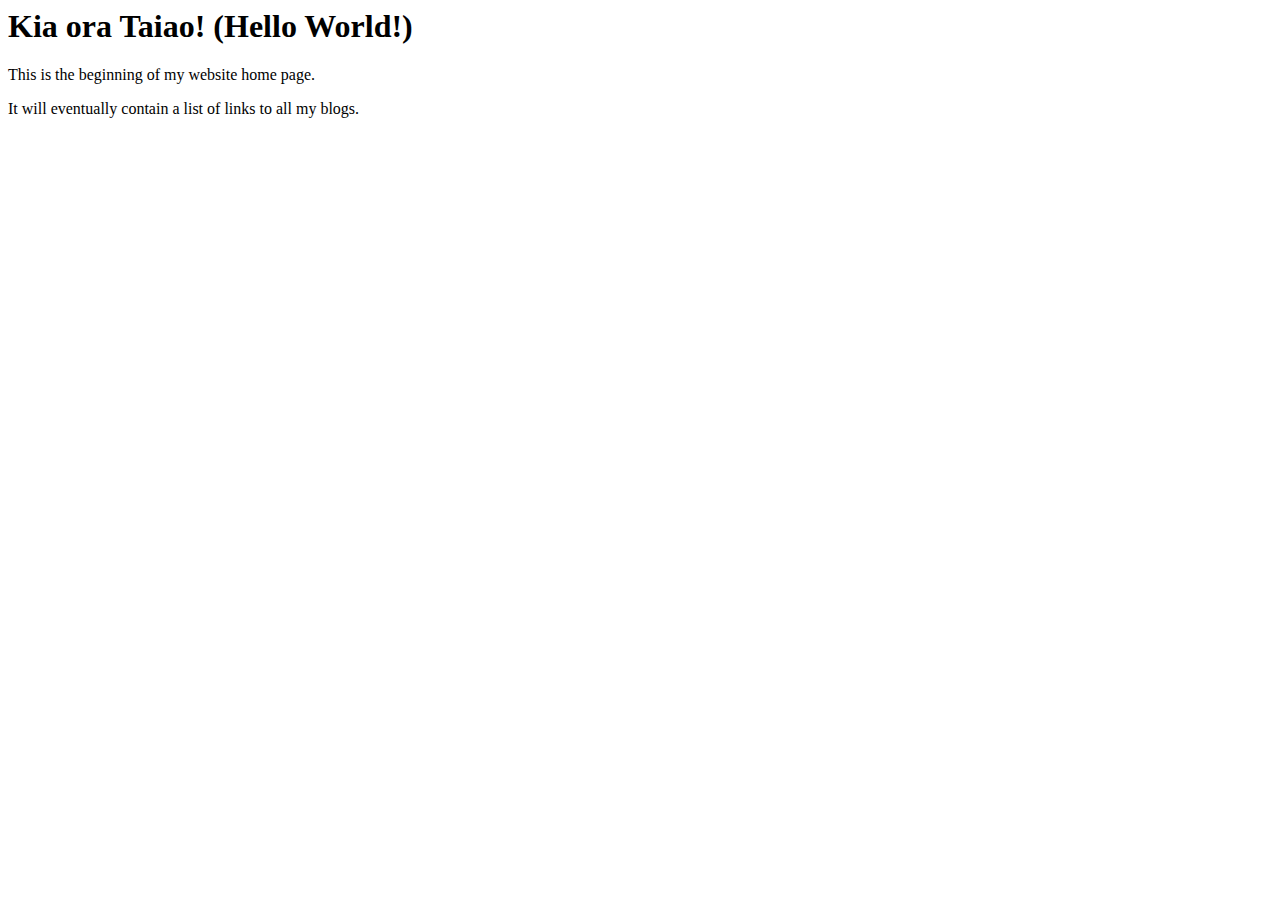
<file: index.html>
<html>
  <head>
    <title>My blog</title>
  <body>
    <h1>Kia ora Taiao! (Hello World!)</h1> 
    <p> This is the beginning of my website home page.</p>
    <p> It will eventually contain a list of links to all my blogs. </p>
  </body>
</html>
</file>
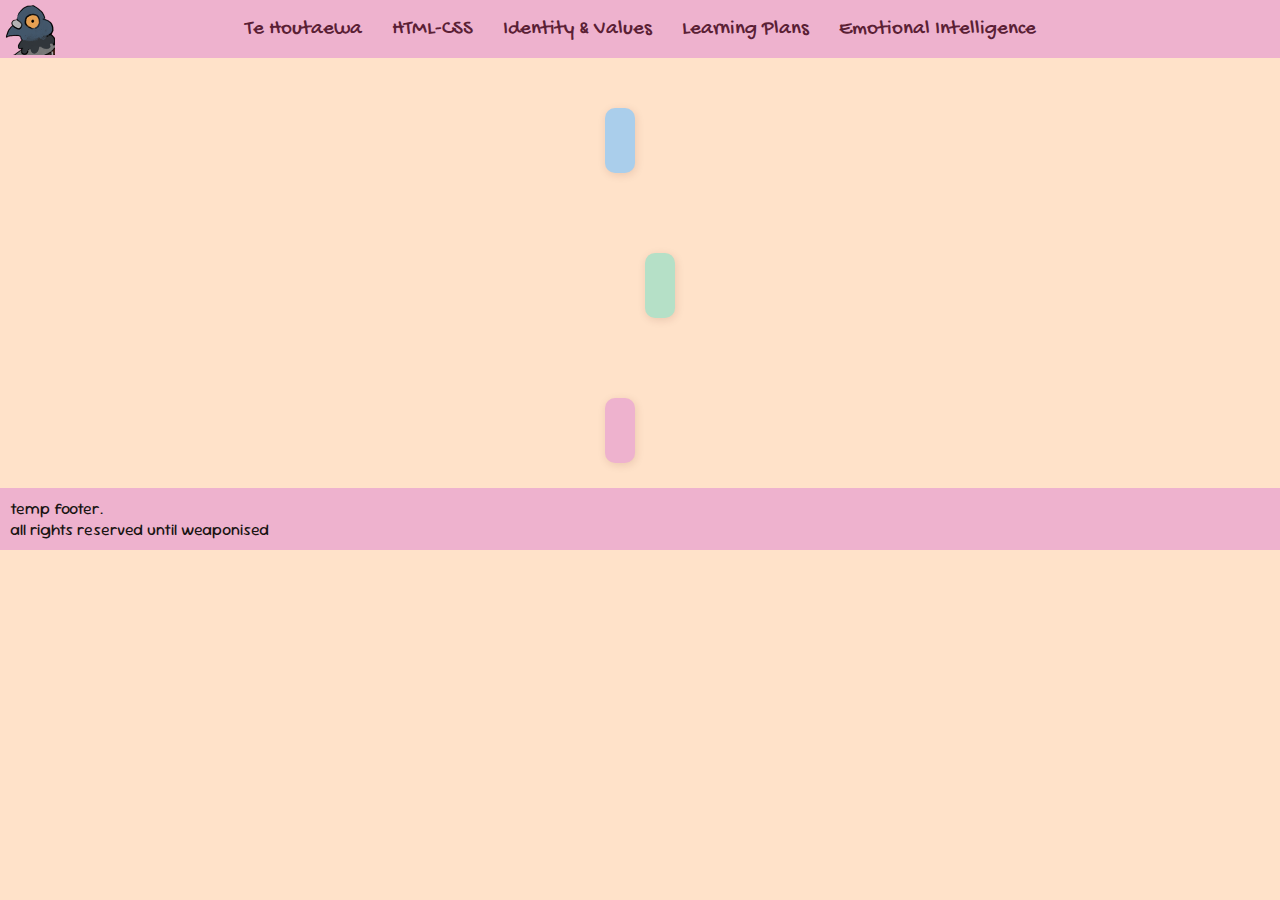
<file: blog/emotional-intelligence.html>
<!DOCTYPE html>
<html lang="en">
<head>
    <meta charset="UTF-8">
    <meta name="viewport" content="width=device-width, initial-scale=1.0">
    <link href="/styles/main.css" rel="stylesheet" type="text/css">
    <title>Identity, Values, and Strengths</title>
</head>
<body>
  <nav>
    <div>
      <!-- <img src="/images/icon.png"/> -->
      <a href="/index.html"><img src="/images/icon.png"/></a>
    </div>
    <div class="navbar-links">
      <a href="/blog/te-houtaewa-template.html">Te Houtaewa</a>
      <a href="/blog/html-css.html">HTML-CSS</a>
      <a href="/blog/identity-values.html">Identity & Values</a>
      <a href="/blog/learning-plan.html">Learning Plans</a>
      <a href="/blog/emotional-intelligence.html">Emotional Intelligence</a>
    </div>
    <!-- For phone -->
    <div class="navbar-responsive-dropdown" id="responsiveDropdown">
      <div class="navbar-dropdown-icon">
        <img src="/images/menu.png">
      </div>
      <ul class="dropdown-items">
        <li><a href="/blog/te-houtaewa-template.html">Te Houtaewa</a></li>
        <li><a href="/blog/html-css.html">HTML-CSS</a></li>
        <li><a href="/blog/identity-values.html">Identity & Values</a></li>
        <li><a href="/blog/learning-plan.html">Learning Plans</a></li>
        <li><a href="/blog/emotional-intelligence.html">Emotional Intelligence</a></li>
      </ul>
    </div>
  </nav>
  <header>
    <h1></h1>
  </header>
  <div class="container">
    <div class="blog-content">
      <section class="blog-item style-1">
        <div class="blog-item-img">
          <!-- <img src="/images/Raccoonss_1.png" alt=""> -->
        </div>
        <h4></h4>
        <p>
        </p>
      </section>
      <section class="blog-item style-2">
        <div class="blog-item-img">
          <!-- <img src="/images/Raccoonss_1.png" alt=""> -->
        </div>
        <h4></h4>
        <p>
        </p>
      </section>
      <section class="blog-item style-3">
        <div class="blog-item-img">
          <!-- <img src="/images/Raccoonss_1.png" alt=""> -->
        </div>
        <h4></h4>
        <p>
        </p> 
      </section>
    </div>
  </div>
  <footer class="footer">
    temp footer. <br />
    all rights reserved until weaponised
  </footer>
</body>
</html>
</file>
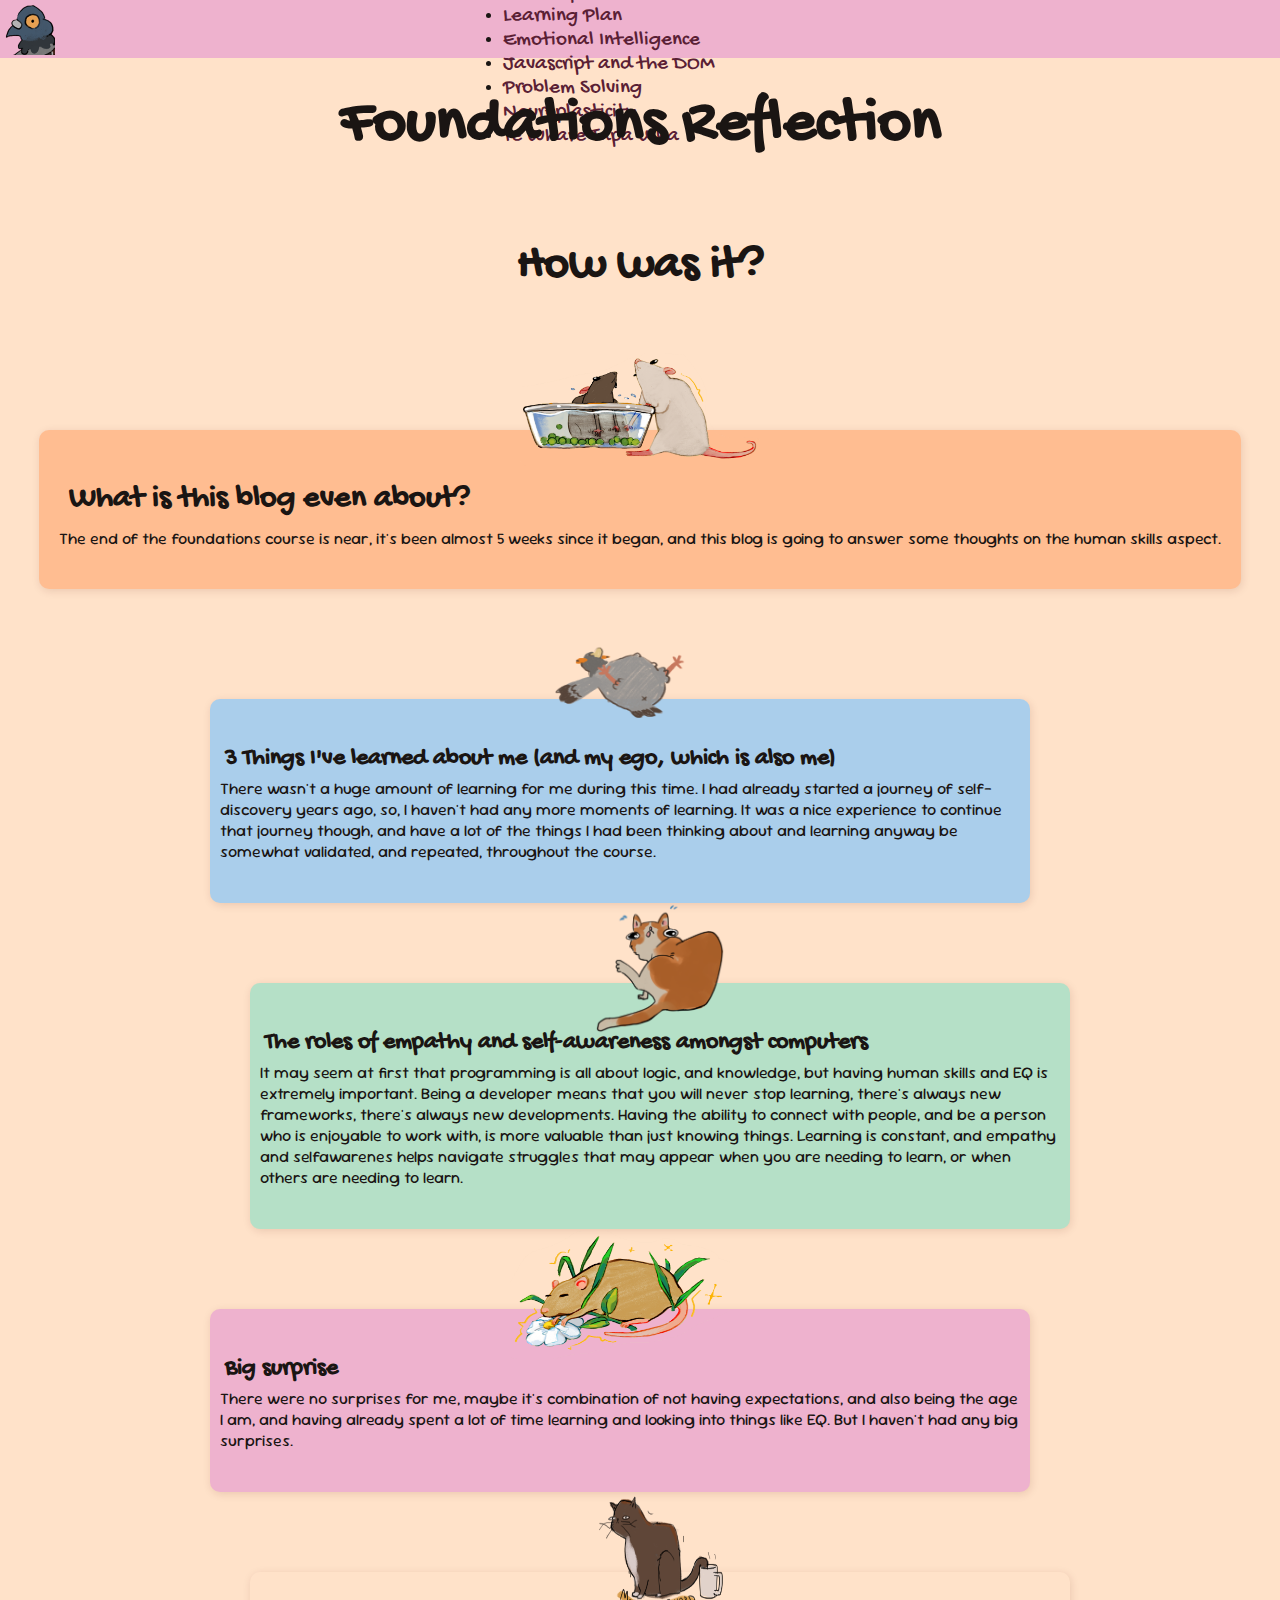
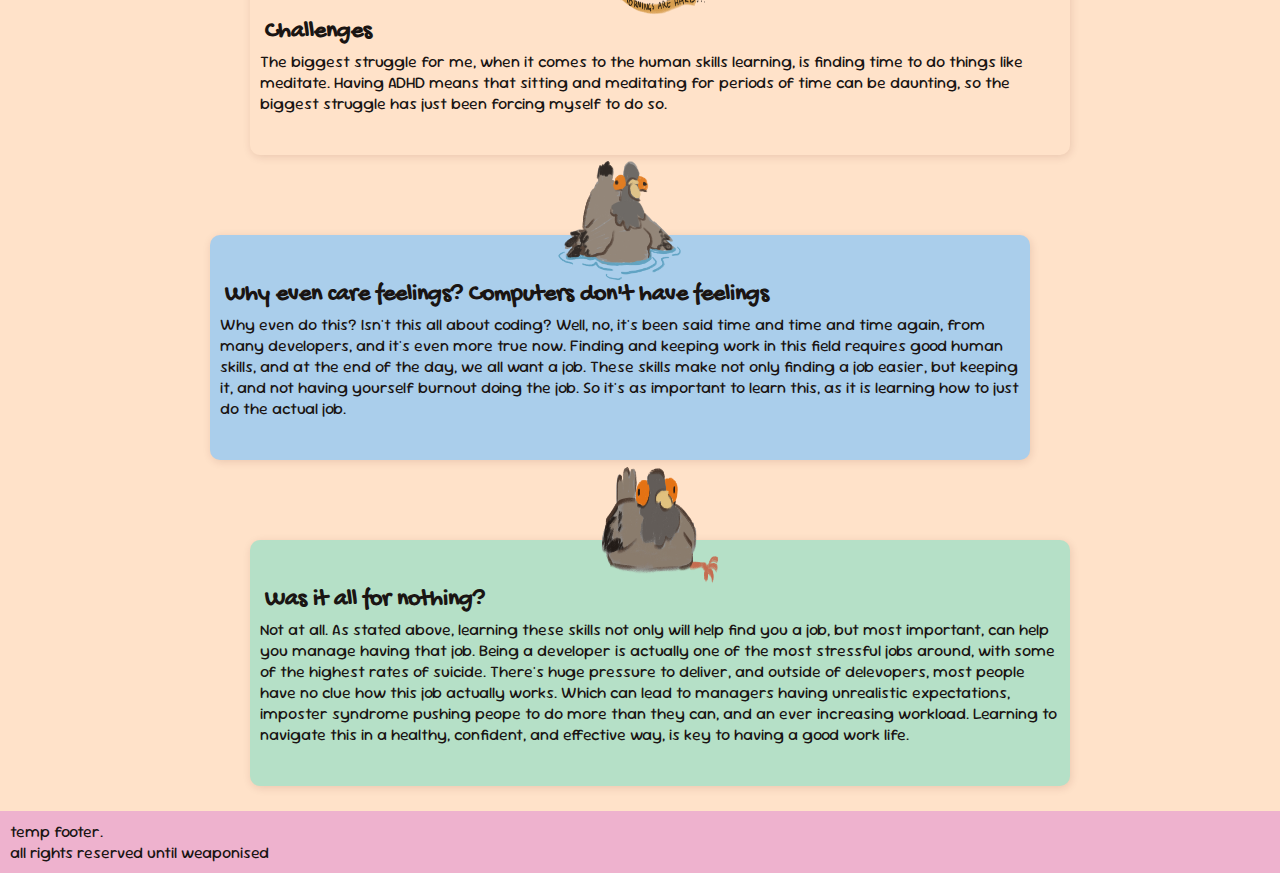
<file: blog/foundations-reflection.html>
<!DOCTYPE html>
<html lang="en">
<head>
  <meta charset="UTF-8">
  <meta name="viewport" content="width=device-width, initial-scale=1.0">
  <link rel="stylesheet" href="/styles/main.css" type="text/css" />
  <title>Foundations Reflection</title>
</head>
<body>
  <nav>
    <div>
      <a href="/index.html"><img src="/images/icon.png"/></a>
    </div>
    <div class="navbar-links">
      <a href="/index.html">Home</a>
      <div class="blog-posts">
        <button class="dropdown-button" id="navbar-button">Blogs</button>
        <!-- Generate links here using JS -->
        <ul class="dropdown-items dropdown" id="blogDropdown">
        </ul>  
      </div>
      <a href="#">About</a>
      <a href="#">Contact</a>
    </div>
  </nav>
  <header>
    <h1>Foundations Reflection</h1>
  </header>
  <div class="container">
    <div class="blog-title">
      <h2>How was it?</h2>
    </div>
    <section class="technical-summary">
      <div class="technical-summary-img">
        <img class="rats-peas" src="/images/Rat_7_tp.png" alt="">
      </div>
      <h3>What is this blog even about?</h3>
      <p>
        The end of the foundations course is near, it's been almost 5 weeks since it began, and this blog is going to answer some thoughts on the human skills aspect.
      </p>
    </section>
    <div class="blog-content">
      <section class="blog-item style-1">
        <div class="blog-item-img">
          <img class="pigeon_5" src="/images/PigeonSquare_05.png" alt="">
        </div>
        <h4>3 Things I've learned about me (and my ego, which is also me)</h4>
        <p>
          There wasn't a huge amount of learning for me during this time. I had already started a journey of self-discovery years ago, so, I haven't had any more moments of learning. It was a nice experience to continue that journey though, and have a lot of the things I had been thinking about and learning anyway be somewhat validated, and repeated, throughout the course.
        </p><br>
      </section>
      <section class="blog-item style-2">
        <div class="blog-item-img">
          <img class="cat_7" src="/images/Cat_7.png" alt="">
        </div>
        <h4>The roles of empathy and self-awareness amongst computers</h4>
        <p>
          It may seem at first that programming is all about logic, and knowledge, but having human skills and EQ is extremely important. Being a developer means that you will never stop learning, there's always new frameworks, there's always new developments. Having the ability to connect with people, and be a person who is enjoyable to work with, is more valuable than just knowing things. Learning is constant, and empathy and selfawarenes helps navigate struggles that may appear when you are needing to learn, or when others are needing to learn.
        </p><br>      
      </section>
      <section class="blog-item style-3">
        <div class="blog-item-img">
          <img class="rat-grass" src="/images/Rat_4_tp.png" alt="">
        </div>
        <h4>Big surprise</h4>
        <p>
          There were no surprises for me, maybe it's combination of not having expectations, and also being the age I am, and having already spent a lot of time learning and looking into things like EQ. But I haven't had any big surprises.
        </p><br>
      </section>
      <section class="blog-item style-4">
        <div class="blog-item-img">
          <img class="cat_3" src="/images/Cat_3.png" alt="">
        </div>
        <h4>Challenges</h4>
        <p>
          The biggest struggle for me, when it comes to the human skills learning, is finding time to do things like meditate. Having ADHD means that sitting and meditating for periods of time can be daunting, so the biggest struggle has just been forcing myself to do so.
        </p><br>
      </section>
      <section class="blog-item style-1">
        <div class="blog-item-img">
          <img class="pigeon_7" src="/images/PigeonSquare_07.png" alt="">
        </div>
        <h4>Why even care feelings? Computers don't have feelings</h4>
        <p>
          Why even do this? Isn't this all about coding? Well, no, it's been said time and time and time again, from many developers, and it's even more true now. Finding and keeping work in this field requires good human skills, and at the end of the day, we all want a job. These skills make not only finding a job easier, but keeping it, and not having yourself burnout doing the job. So it's as important to learn this, as it is learning how to just do the actual job.
        </p><br>
      </section>
      <section class="blog-item style-2">
        <div class="blog-item-img">
          <img class="pigeon_1" src="/images/PigeonSquare_01.png" alt="">
        </div>
        <h4>Was it all for nothing?</h4>
        <p>
          Not at all. As stated above, learning these skills not only will help find you a job, but most important, can help you manage having that job. Being a developer is actually one of the most stressful jobs around, with some of the highest rates of suicide. There's huge pressure to deliver, and outside of delevopers, most people have no clue how this job actually works. Which can lead to managers having unrealistic expectations, imposter syndrome pushing peope to do more than they can, and an ever increasing workload. Learning to navigate this in a healthy, confident, and effective way, is key to having a good work life.
        </p><br>
      </section>
    </div>
  </div>
  <footer class="footer">
    temp footer. <br />
    all rights reserved until weaponised
  </footer>
  <script src="/js/navbar.js" type="text/javascript"></script>
</body>
</html>
</file>
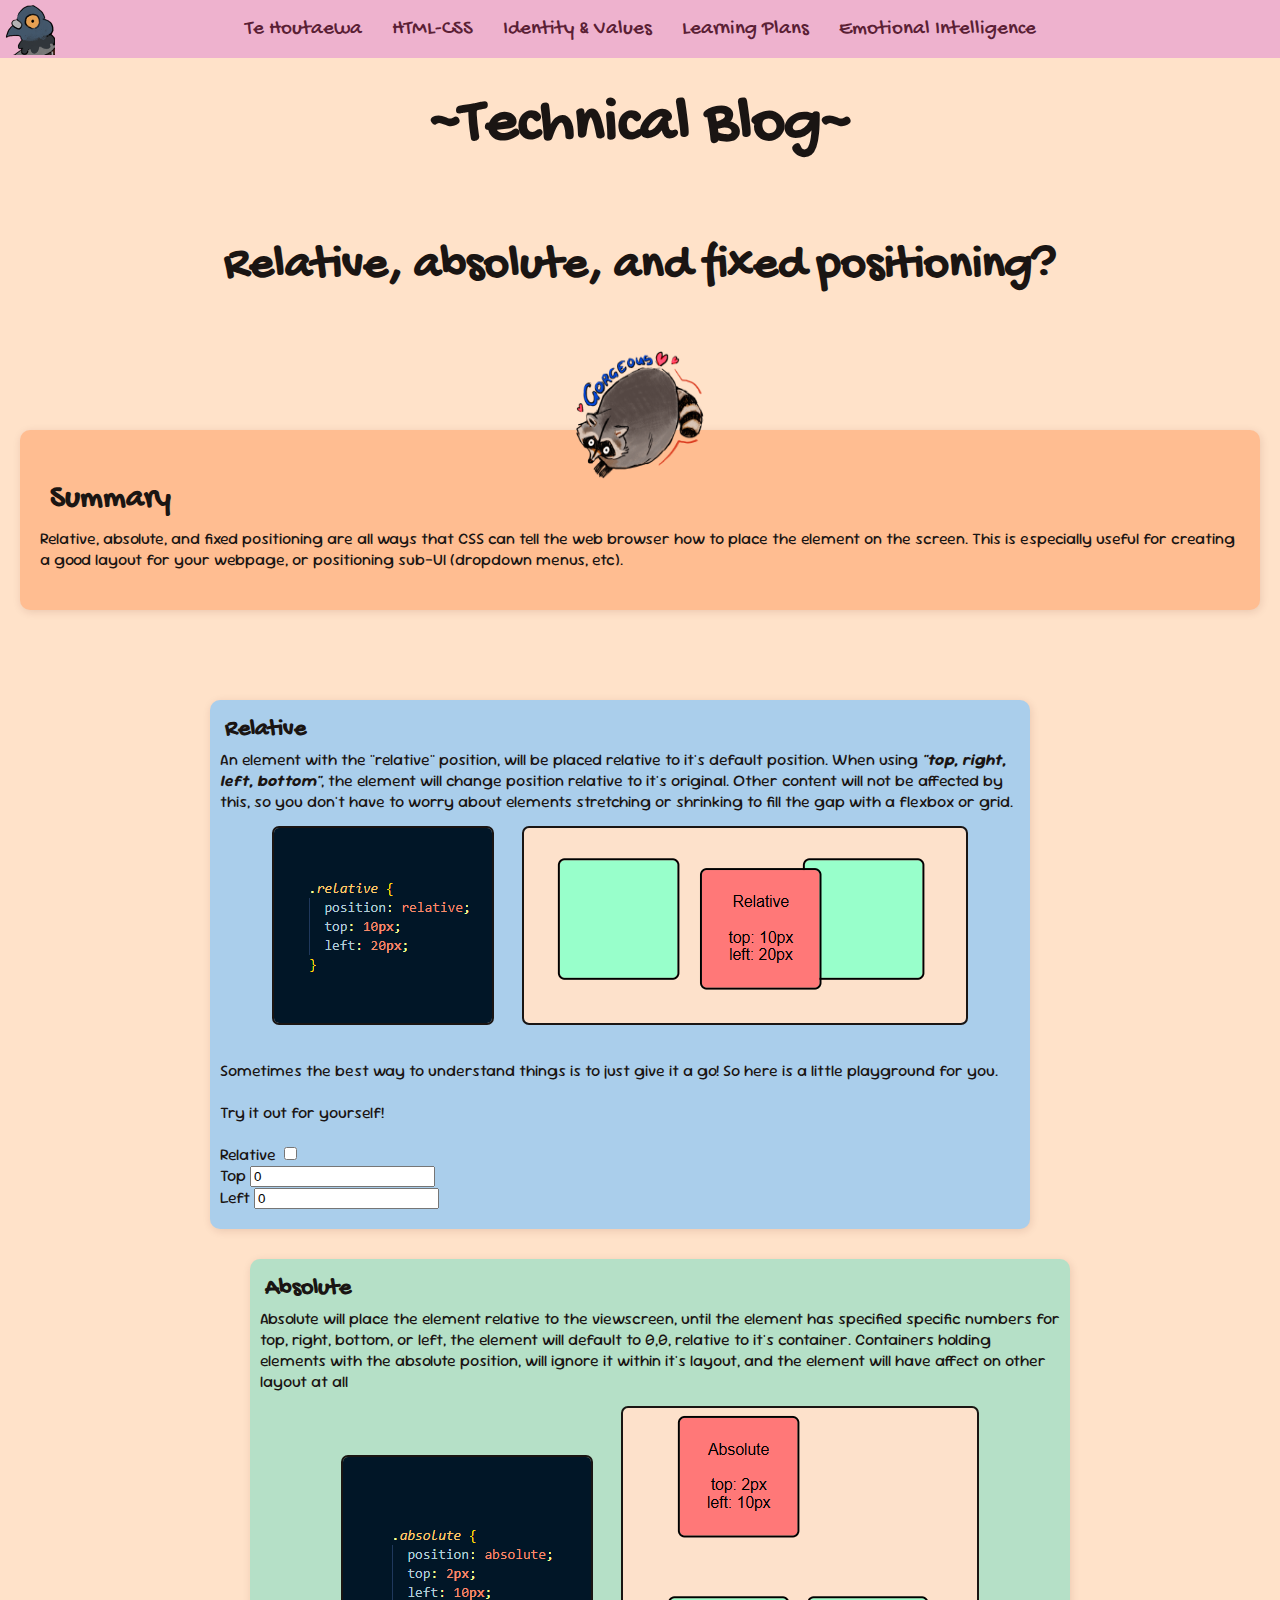
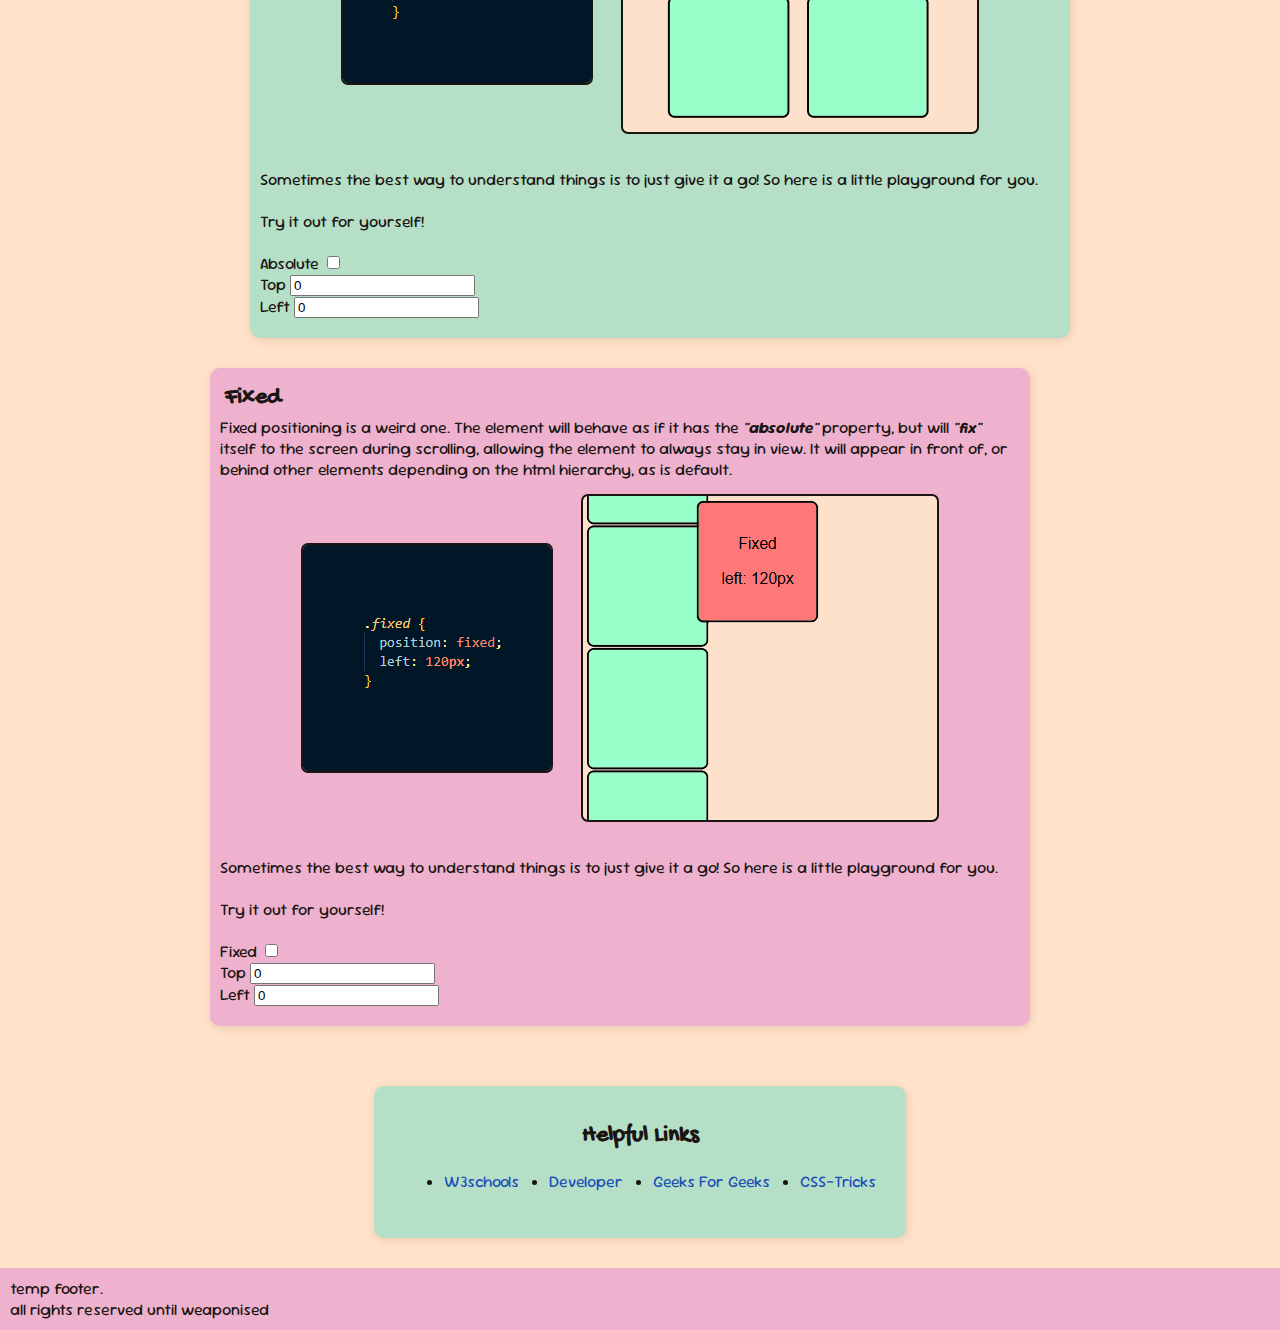
<file: blog/html-css.html>
<!DOCTYPE html>
<html lang="en">
<head>
  <meta charset="UTF-8">
  <meta name="viewport" content="width=device-width, initial-scale=1.0">
  <link rel="stylesheet" href="/styles/main.css" type="text/css" />
  <title>HTML-CSS Blog</title>
</head>
<body>
  <nav>
    <div>
      <!-- <img src="/images/icon.png"/> -->
      <a href="/index.html"><img src="/images/icon.png"/></a>
    </div>
    <div class="navbar-links">
      <a href="/blog/te-houtaewa-template.html">Te Houtaewa</a>
      <a href="/blog/html-css.html">HTML-CSS</a>
      <a href="/blog/identity-values.html">Identity & Values</a>
      <a href="/blog/learning-plan.html">Learning Plans</a>
      <a href="/blog/emotional-intelligence.html">Emotional Intelligence</a>
    </div>
    <!-- For phone -->
    <div class="navbar-responsive-dropdown" id="responsiveDropdown">
      <div class="navbar-dropdown-icon">
        <img src="/images/menu.png">
      </div>
      <ul class="dropdown-items">
        <li><a href="/blog/te-houtaewa-template.html">Te Houtaewa</a></li>
        <li><a href="/blog/html-css.html">HTML-CSS</a></li>
        <li><a href="/blog/identity-values.html">Identity & Values</a></li>
        <li><a href="/blog/learning-plan.html">Learning Plans</a></li>
        <li><a href="/blog/emotional-intelligence.html">Emotional Intelligence</a></li>
      </ul>
    </div>
  </nav>
  <header>
    <h1>~Technical Blog~</h1>
  </header>
  <div class="container">
    <div class="technical-title">
      <!-- <img src="/images/Raccoonss_1.png" alt=""> -->
      <h2>Relative, absolute, and fixed positioning?</h2>
      <!-- <img src="/images/Raccoonss_1.png" alt=""> -->
    </div>
    <section class="technical-summary">
      <div class="technical-summary-img">
        <img class="wide" src="/images/Raccoonss_1.png" alt="">
      </div>
      <h3>Summary</h3>
      <p>
        Relative, absolute, and fixed positioning are all ways that CSS can tell the web browser how to place the element on the screen. This is especially useful for creating a good layout for your webpage, or positioning sub-UI (dropdown menus, etc).
      </p>
    </section>
    <div class="technical-content">
      <section class="technical-blurb style-1">
        <h4>Relative</h4>
        <p>
          An element with the "relative" position, will be placed relative to it's default position. When using <b><i>"top, right, left, bottom"</i></b>, the element will change position relative to it's original. Other content will not be affected by this, so you don't have to worry about elements stretching or shrinking to fill the gap with a flexbox or grid.
        </p>
        <span class="technical-blurb-images">
          <img src="/images/preview_1_1.png" alt="">
          <img src="/images/preview_1.png" alt="">
        </span>
        <br>
        <p>Sometimes the best way to understand things is to just give it a go! So here is a little playground for you.</p>
        <br>
        <p>Try it out for yourself!</p>
        <br>
        <div class="example-container example-relative">
          <form class="example-inputs relative-inputs">
            <div class="example-input">
              <label for="relative">Relative</label>
              <input id="relative" name="relative" type="checkbox">
            </div>
            <div class="example-input">
              <label for="relative-top">Top</label>
              <input id="relative-top" name="relative" type="number" value="0">
            </div>
            <div class="example-input">
              <label for="relative-left">Left</label>
              <input id="relative-left" name="relative" type="number" value="0">
            </div>
          </form>
          <section class="example-graphic">
            <div class="box-placeholder"></div>
            <div class="box-relative"></div>
            <div class="box-placeholder"></div>
          </section>
        </div>
      </section>
      <section class="technical-blurb style-2">
        <h4>Absolute</h4>
        <p>
          Absolute will place the element relative to the viewscreen, until the element has specified specific numbers for top, right, bottom, or left, the element will default to 0,0, relative to it's container. Containers holding elements with the absolute position, will ignore it within it's layout, and the element will have affect on other layout at all
        </p>
        <span class="technical-blurb-images">
          <img src="/images/preview_2_1.png" alt="">
          <img src="/images/preview_2.png" alt="">
        </span>
        <br>
        <p>Sometimes the best way to understand things is to just give it a go! So here is a little playground for you.</p>
        <br>
        <p>Try it out for yourself!</p>
        <br>
        <div class="example-container example-absolute">
          <form class="example-inputs absolute-inputs">
            <div class="example-input">
              <label for="absolute">Absolute</label>
              <input id="absolute" name="absolute" type="checkbox">
            </div>
            <div class="example-input">
              <label for="absolute-top">Top</label>
              <input id="absolute-top" name="absolute" type="number" value="0">
            </div>
            <div class="example-input">
              <label for="absolute-left">Left</label>
              <input id="absolute-left" name="absolute" type="number" value="0">
            </div>
          </form>
          <section class="example-graphic">
            <div class="box-placeholder"></div>
            <div class="box-absolute"></div>
            <div class="box-placeholder"></div>
          </section>
        </div>
      </section>
      <section class="technical-blurb style-3">
        <h4>Fixed</h4>
        <p>
          Fixed positioning is a weird one. The element will behave as if it has the <b><i>"absolute"</i></b> property, but will <b><i>"fix"</i></b> itself to the screen during scrolling, allowing the element to always stay in view. It will appear in front of, or behind other elements depending on the html hierarchy, as is default.
        </p>
        <span class="technical-blurb-images">
          <img src="/images/preview_3_1.png" alt="">
          <img src="/images/preview_3.png" alt="">
        </span>
        <br>
        <p>Sometimes the best way to understand things is to just give it a go! So here is a little playground for you.</p>
        <br>
        <p>Try it out for yourself!</p>
        <br>
        <div class="example-container example-fixed">
          <form class="example-inputs fixed-inputs">
            <div class="example-input">
              <label for="fixed">Fixed</label>
              <input id="fixed" name="fixed" type="checkbox">
            </div>
            <div class="example-input">
              <label for="fixed-top">Top</label>
              <input id="fixed-top" name="fixed" type="number" value="0">
            </div>
            <div class="example-input">
              <label for="fixed-left">Left</label>
              <input id="fixed-left" name="fixed" type="number" value="0">
            </div>
          </form>
          <section class="example-graphic">
            <div class="box-placeholder"></div>
            <div class="box-fixed"></div>
            <div class="box-placeholder"></div>
          </section>
        </div>
      </section>
    </div>
    <section class="technical-links">
      <h4>Helpful Links</h4>
      <ul>
        <li><a href="https://www.w3schools.com/css/css_positioning.asp">W3schools</a></li>
        <li><a href="https://developer.mozilla.org/en-US/docs/Web/CSS/position">Developer</a></li>
        <li><a href="https://www.geeksforgeeks.org/css/difference-between-relative-and-absolute-position-in-css/">Geeks For Geeks</a></li>
        <li><a href="https://css-tricks.com/absolute-relative-fixed-positioining-how-do-they-differ/">CSS-Tricks</a></li>
      </ul>
    </section>
  </div>
  <footer class="footer">
    temp footer. <br />
    all rights reserved until weaponised
  </footer>
  <script src="/js/examples.js" type="text/javascript"></script>
</body>
</html>
</file>
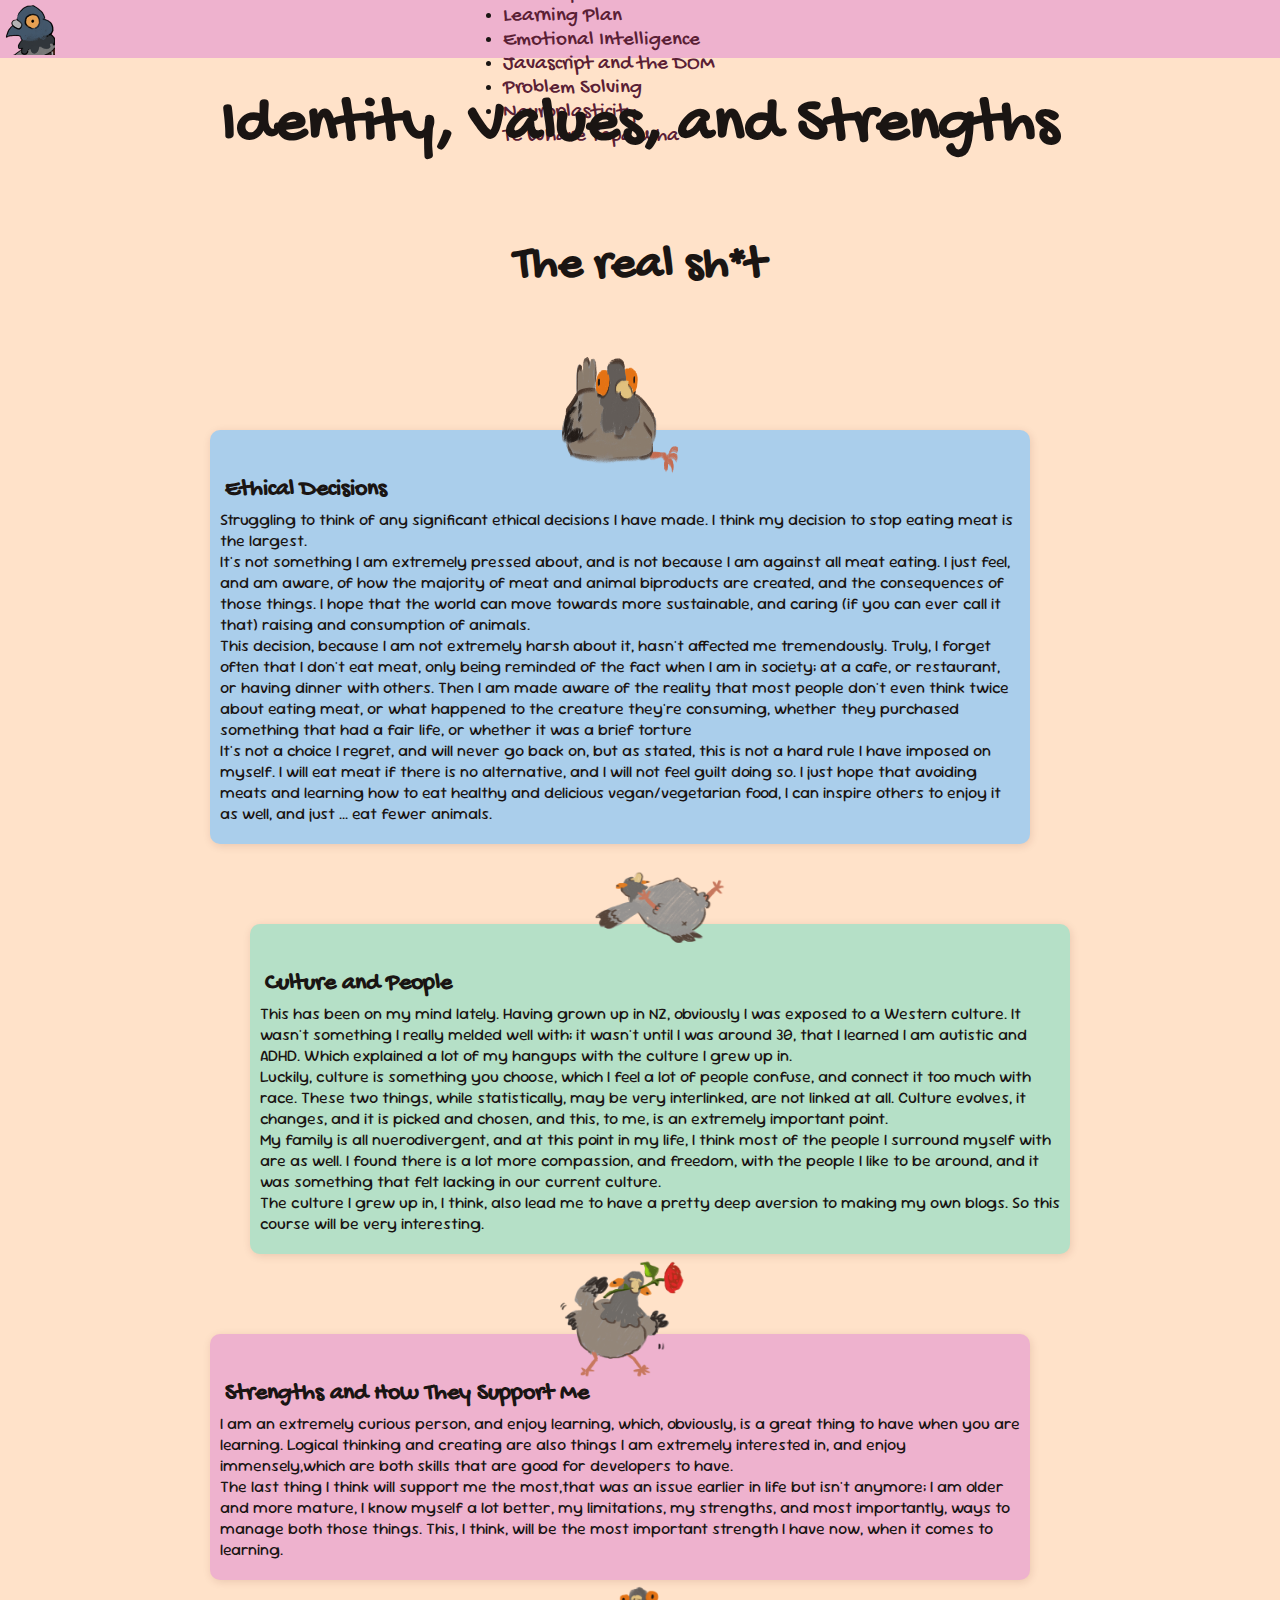
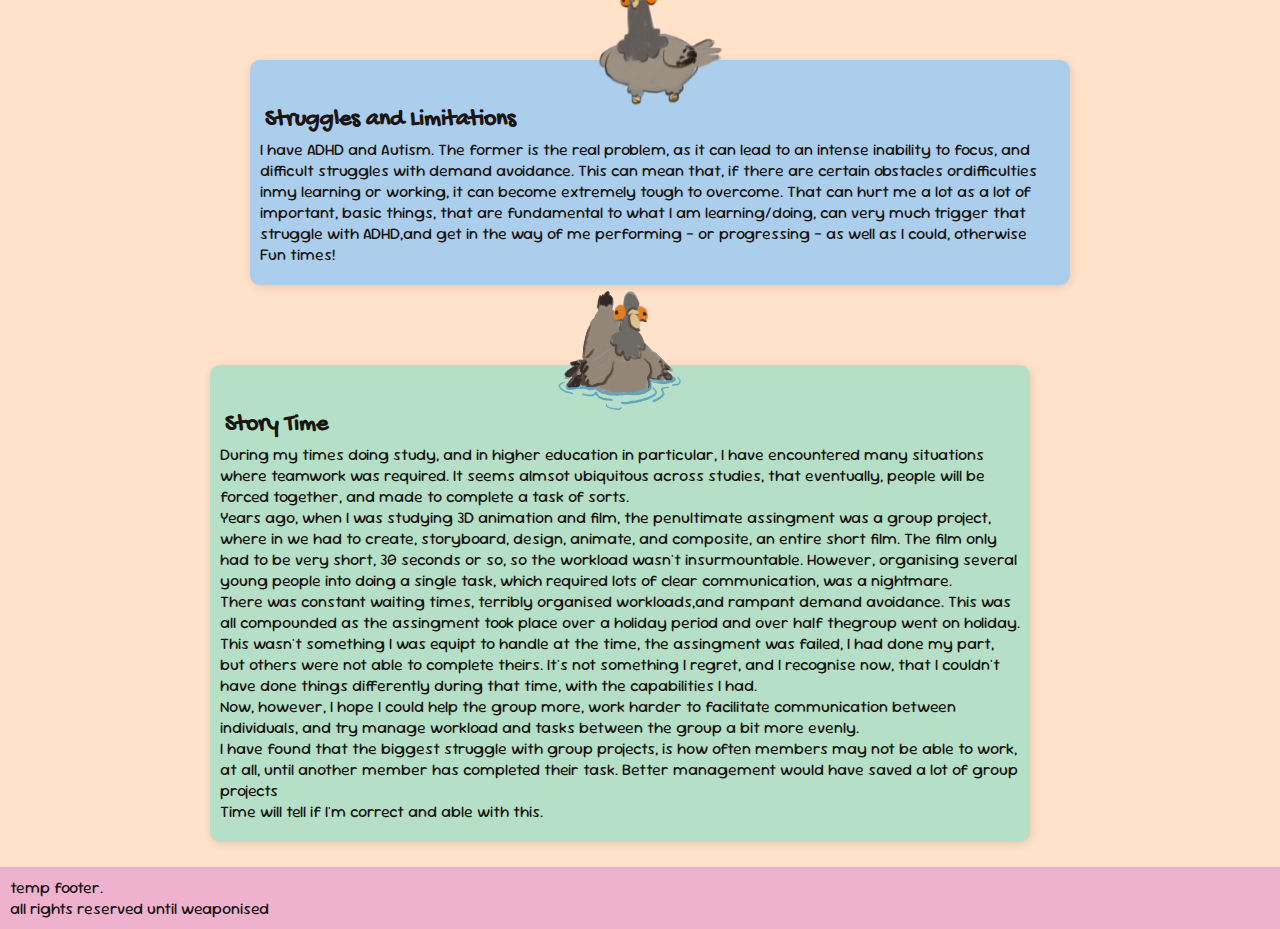
<file: blog/identity-values.html>
<!DOCTYPE html>
<html lang="en">
<head>
    <meta charset="UTF-8">
    <meta name="viewport" content="width=device-width, initial-scale=1.0">
    <link href="/styles/main.css" rel="stylesheet" type="text/css">
    <title>Identity, Values, and Strengths</title>
</head>
<body>
  <nav>
    <div>
      <a href="/index.html"><img src="/images/icon.png"/></a>
    </div>
    <div class="navbar-links">
      <a href="/index.html">Home</a>
      <div class="blog-posts">
        <button class="dropdown-button" id="navbar-button">Blogs</button>
        <!-- Generate links here using JS -->
        <ul class="dropdown-items dropdown" id="blogDropdown">
        </ul>  
      </div>
      <a href="#">About</a>
      <a href="#">Contact</a>
    </div>
  </nav>
  <header>
    <h1>Identity, Values, and Strengths</h1>
  </header>
  <div class="container">
    <div class="blog-title">
      <h2>The real sh*t</h2>
    </div>
    <div class="blog-content">
      <section class="blog-item style-1">
        <div class="blog-item-img">
          <img class="pigeon_1" src="/images/PigeonSquare_01.png" alt="">
        </div>
        <h4>Ethical Decisions</h4>
        <!-- Explain a situation where you have made an ethical decision. Discuss how you weighed up the valuesinvolvedin that decision, the decision you made, and how you reflect on the decision  now. -->
        <p>
          Struggling to think of any significant ethical decisions I have made. I think my decision to stop eating meat is the largest.<br> It's not something I am extremely pressed about, and is not because I am against all meat eating. I just feel, and am aware, of how the majority of meat and animal biproducts are created, and the consequences of those things. I hope that the world can move towards more sustainable, and caring (if you can ever call it that) raising and consumption of animals. <br>This decision, because I am not extremely harsh about it, hasn't affected me tremendously. Truly, I forget often that I don't eat meat, only being reminded of the fact when I am in society; at a cafe, or restaurant, or having dinner with others. Then I am made aware of the reality that most people don't even think twice about eating meat, or what happened to the creature they're consuming, whether they purchased something that had a fair life, or whether it was a brief torture<br> It's not a choice I regret, and will never go back on, but as stated, this is not a hard rule I have imposed on myself. I will eat meat if there is no alternative, and I will not feel guilt doing so. I just hope that avoiding meats and learning how to eat healthy and delicious vegan/vegetarian food, I can inspire others to enjoy it as well, and just ... eat fewer animals.
        </p>
      </section>
      <section class="blog-item style-2">
        <div class="blog-item-img">
          <img class="pigeon_5" src="/images/PigeonSquare_05.png" alt="">
        </div>
        <h4>Culture and People</h4>
        <p>This has been on my mind lately. Having grown up in NZ, obviously I was exposed to a Western culture. It wasn't something I really melded well with; it wasn't until I was around 30, that I learned I am autistic and ADHD. Which explained a lot of my hangups with the culture I grew up in.<br> Luckily, culture is something you choose, which I feel a lot of people confuse, and connect it too much with race. These two things, while statistically, may be very interlinked, are not linked at all. Culture evolves, it changes, and it is picked and chosen, and this, to me, is an extremely important point.<br> My family is all nuerodivergent, and at this point in my life, I think most of the people I surround myself with are as well. I found there is a lot more compassion, and freedom, with the people I like to be around, and it was something that felt lacking in our current culture.<br> The culture I grew up in, I think, also lead me to have a pretty deep aversion to making my own blogs. So this course will be very interesting.</p>
      </section>
      <section class="blog-item style-3">
        <div class="blog-item-img">
          <img class="pigeon_10" src="/images/PigeonSquare_10.png" alt="">
        </div>
        <h4>Strengths and How They Support Me</h4>
      
        <p>I am an extremely curious person, and enjoy learning, which, obviously, is a great thing to have when you are learning. Logical thinking and creating are also things I am extremely interested in, and enjoy immensely,which are both skills that are good for developers to have. <br> The last thing I think will support me the most,that was an issue earlier in life but  isn't anymore; I am older and more mature, I know myself a lot better, my limitations, my strengths, and most importantly, ways to manage both those things. This, I think, will be the most important strength I have now, when it comes to learning.</p> 
      </section>
      <section class="blog-item style-1">
        <div class="blog-item-img">
          <img class="pigeon_6" src="/images/PigeonSquare_06.png" alt="">
        </div>
        <h4>Struggles and Limitations</h4>
        <p>I have ADHD and Autism. The former is the real problem, as it can lead to an intense inability to focus, and difficult struggles with demand avoidance. This can mean that, if there are certain obstacles ordifficulties inmy learning or working, it can become extremely tough to overcome. That can hurt me a lot as a lot of important, basic things, that are fundamental to what I am learning/doing, can very much trigger that struggle with ADHD,and  get in the way of me performing - or progressing - as well as I could, otherwise<br> Fun times!</p>
      </section>
      <section class="blog-item style-2">
        <div class="blog-item-img">
          <img class="pigeon_7" src="/images/PigeonSquare_07.png" alt="">
        </div>
        <h4>Story Time</h4>
        <!-- Share an example of when you were trying to work productively with others, but there was  resistanceortension. Discuss strategies you tried at the time, how effective they were, and  your reflections on whatotherstrategies you would try now and why. -->
        <p>During my times doing study, and in higher education in particular, I have encountered many situations where teamwork was required. It seems almsot ubiquitous across studies, that eventually, people will be forced together, and made to complete a task of sorts.<br> Years ago, when I was studying 3D animation and film, the penultimate assingment was a group project, where in we had to create, storyboard, design, animate, and composite, an entire short film. The film only had to be very short, 30 seconds or so, so the workload wasn't insurmountable. However, organising several young people into doing a single task, which required lots of clear communication, was a nightmare.<br> There was constant waiting times, terribly organised workloads,and rampant demand avoidance. This was all compounded as the assingment took place over a holiday period and over half thegroup went on holiday.<br> This wasn't something I was equipt to handle at the time, the assingment was failed, I had done my part, but others were not able to complete theirs. It's not something I regret, and I recognise now, that I couldn't have done things differently during that time, with the capabilities I had.<br> Now, however, I hope I could help the group more, work harder to facilitate communication between individuals, and try manage workload and tasks between the group a bit more evenly.<br> I have found that the biggest struggle with group projects, is how often members may not be able to work, at all, until another member has completed their task. Better management would have saved a lot of group projects<br> Time will tell if I'm correct and able with this.</p>
      </section>
    </div>
  </div>
  <footer class="footer">
    temp footer. <br />
    all rights reserved until weaponised
  </footer>
  <script src="/js/navbar.js" type="text/javascript"></script>
</body>
</html>
</file>
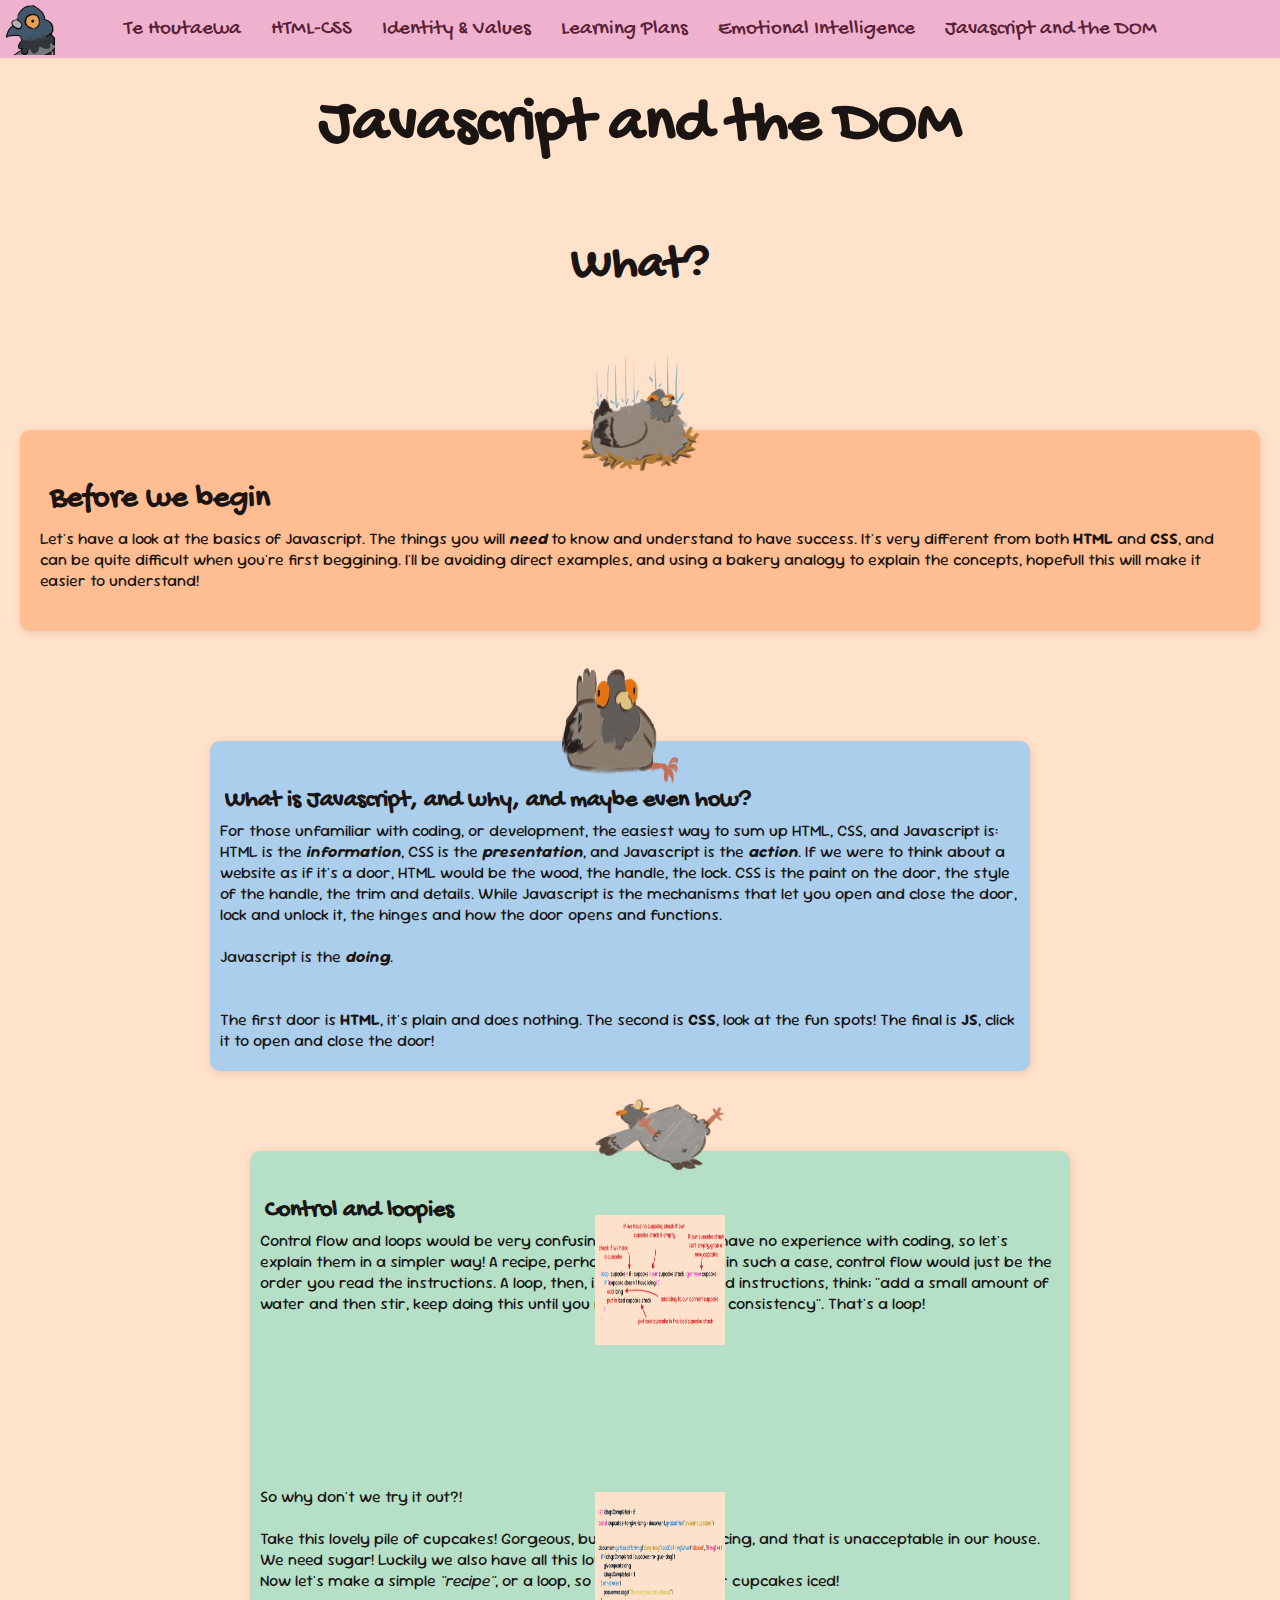
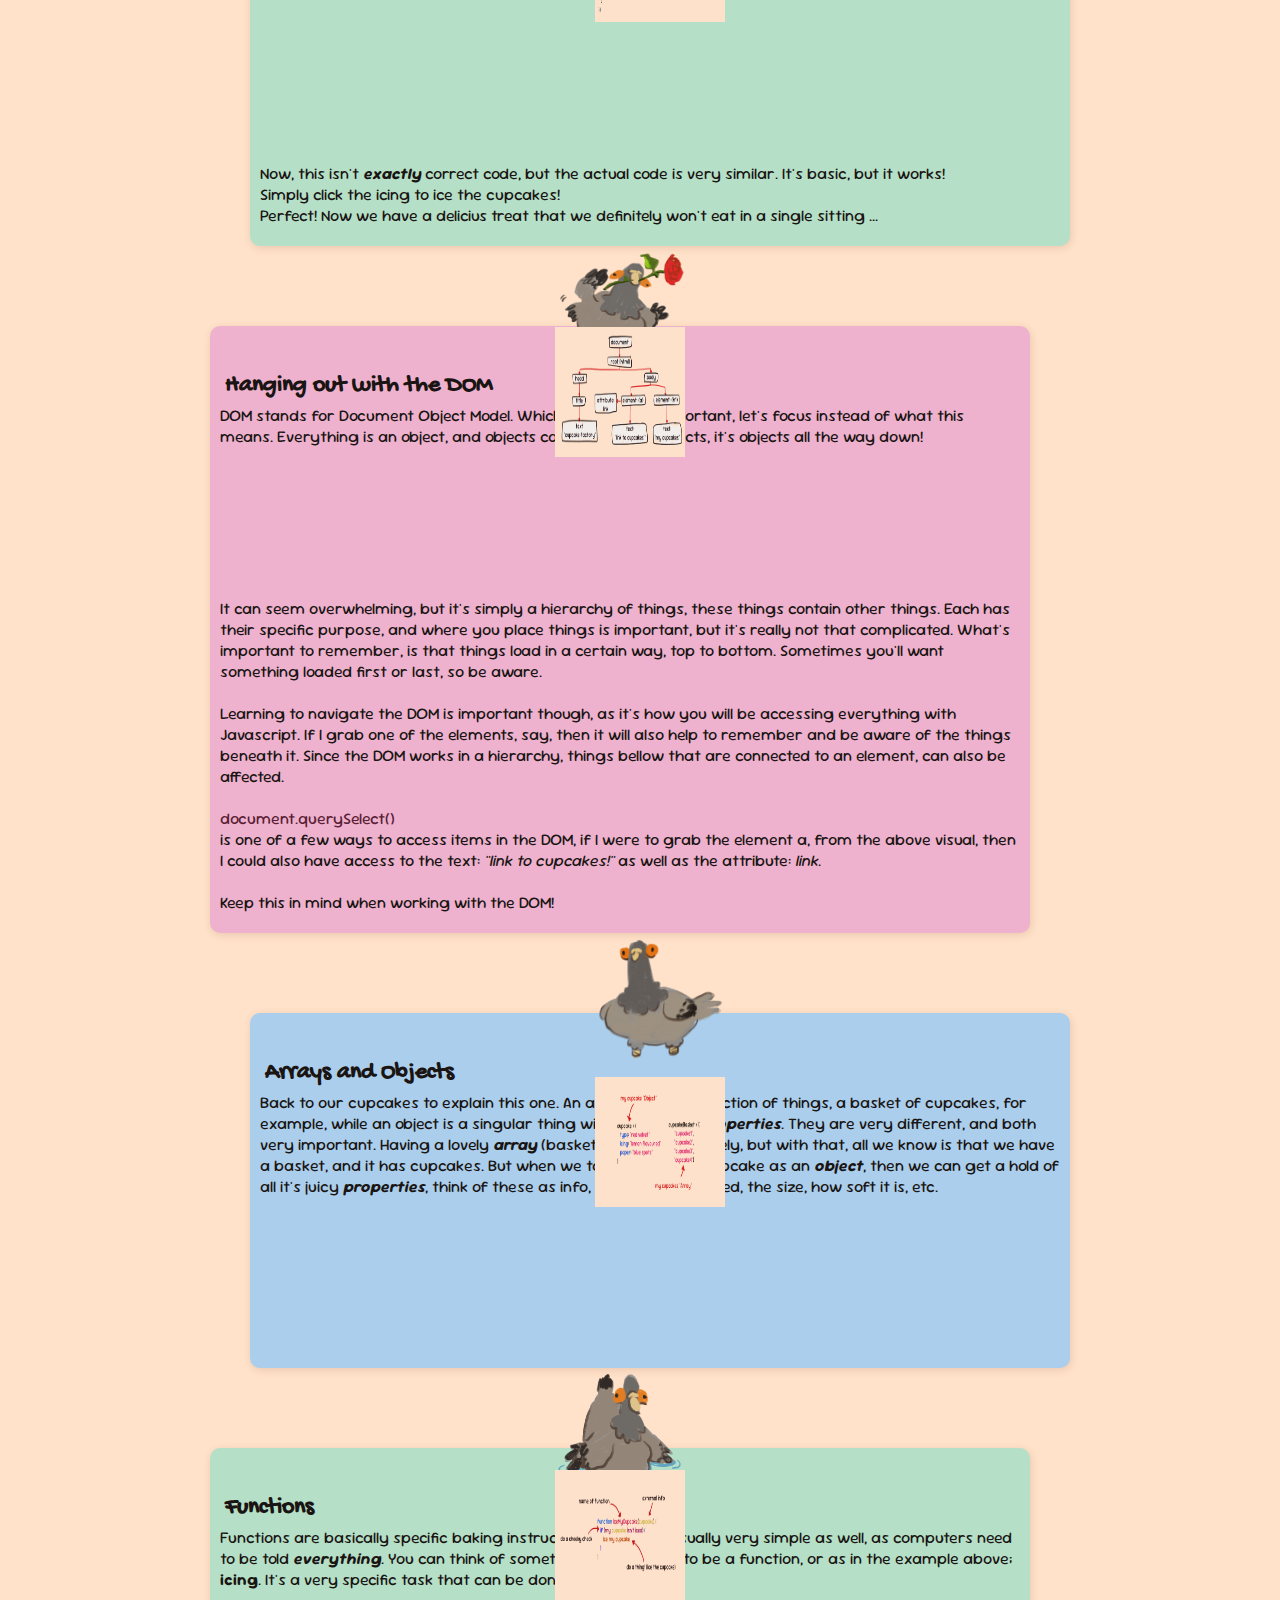
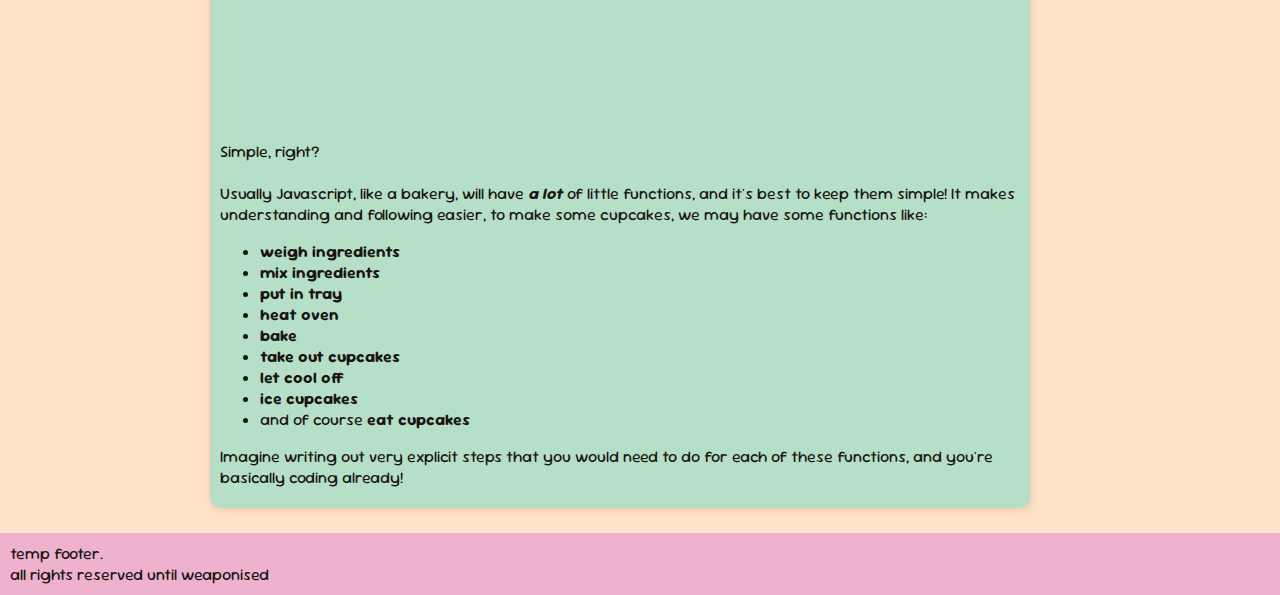
<file: blog/javascript-dom.html>
<!DOCTYPE html>
<html lang="en">
<head>
    <meta charset="UTF-8">
    <meta name="viewport" content="width=device-width, initial-scale=1.0">
    <link href="/styles/main.css" rel="stylesheet" type="text/css">
    <title>Identity, Values, and Strengths</title>
</head>
<body>
  <nav>
    <div>
      <!-- <img src="/images/icon.png"/> -->
      <a href="/index.html"><img src="/images/icon.png"/></a>
    </div>
    <div class="navbar-links">
      <a href="/blog/te-houtaewa-template.html">Te Houtaewa</a>
      <a href="/blog/html-css.html">HTML-CSS</a>
      <a href="/blog/identity-values.html">Identity & Values</a>
      <a href="/blog/learning-plan.html">Learning Plans</a>
      <a href="/blog/emotional-intelligence.html">Emotional Intelligence</a>
      <a href="/blog/javascript-dom.html">Javascript and the DOM</a>
    </div>
    <!-- For phone -->
    <div class="navbar-responsive-dropdown" id="responsiveDropdown">
      <div class="navbar-dropdown-icon">
        <img src="/images/menu.png">
      </div>
      <ul class="dropdown-items">
        <li><a href="/blog/te-houtaewa-template.html">Te Houtaewa</a></li>
        <li><a href="/blog/html-css.html">HTML-CSS</a></li>
        <li><a href="/blog/identity-values.html">Identity & Values</a></li>
        <li><a href="/blog/learning-plan.html">Learning Plans</a></li>
        <li><a href="/blog/emotional-intelligence.html">Emotional Intelligence</a></li>
        <li><a href="/blog/javascript-dom.html">Javascript and the DOM</a></li>
      </ul>
    </div>
  </nav>
  <header>
    <h1>Javascript and the DOM</h1>
  </header>
  <div class="container">
    <div class="blog-title">
      <h2>What?</h2>
    </div>
    <section class="technical-summary">
      <div class="technical-summary-img">
        <img class="raccoon_gorgeous" src="/images/PigeonSquare_09.png" alt="">
      </div>
      <h3>Before we begin</h3>
      <p>
        Let's have a look at the basics of Javascript. The things you will <i><b>need</b></i> to know and understand to have success. It's very different from both <b>HTML</b> and <b>CSS</b>, and can be quite difficult when you're first beggining. I'll be avoiding direct examples, and using a bakery analogy to explain the concepts, hopefull this will make it easier to understand!
      </p>
    </section>
    <div class="blog-content">
      <section class="blog-item style-1">
        <div class="blog-item-img">
          <img class="pigeon_1" src="/images/PigeonSquare_01.png" alt="">
        </div>
        <h4>What is Javascript, and why, and maybe even how?</h4>
        <p>
          <!-- An analogy to describe JavaScript and its relationship to HTML and CSS. -->
           For those unfamiliar with coding, or development, the easiest way to sum up HTML, CSS, and Javascript is: HTML is the <i><b>information</b></i>, CSS is the <i><b>presentation</b></i>, and Javascript is the <i><b>action</b></i>. If we were to think about a website as if it's a door, HTML would be the wood, the handle, the lock. CSS is the paint on the door, the style of the handle, the trim and details. While Javascript is the mechanisms that let you open and close the door, lock and unlock it, the hinges and how the door opens and functions.<br><br>
           Javascript is the <i><b>doing</b></i>.
        </p><br>
        <div class="door-example-art">
          <div class="door-example-container">
            <div class="door-base">
              <div class="door-shadow"></div>
            </div>
            <div class="keyhole-base">
              <div class="keyhole-hole"></div>
              <div class="keyhole-line"></div>
            </div>
            <div class="handle-base">
              <div class="handle-normal"></div>
              <div class="handle-highlight"></div>
            </div>
          </div>
          <div class="door-example-container">
            <div class="door-css-base">
              <div class="door-css-dot1"></div>
              <div class="door-css-dot2"></div>
              <div class="door-css-dot3"></div>
              <div class="door-css-dot4"></div>
              <div class="door-css-dot5"></div>
              <div class="door-css-shadow"></div>
            </div>
            <div class="keyhole-css-base">
              <div class="keyhole-css-hole"></div>
              <div class="keyhole-css-line"></div>
            </div>
            <div class="handle-css-base">
              <div class="handle-css-normal"></div>
              <div class="handle-css-highlight"></div>
            </div>
          </div>
          <div class="door-example-container" id="closedDoor" style="display: none;">
            <div class="door-css-base">
              <div class="door-css-dot1"></div>
              <div class="door-css-dot2"></div>
              <div class="door-css-dot3"></div>
              <div class="door-css-dot4"></div>
              <div class="door-css-dot5"></div>
              <div class="door-css-shadow"></div>
            </div>
            <div class="keyhole-css-base">
              <div class="keyhole-css-hole"></div>
              <div class="keyhole-css-line"></div>
            </div>
            <div class="handle-css-base">
              <div class="handle-css-normal"></div>
              <div class="handle-css-highlight"></div>
            </div>
          </div>
          <div class="door-example-container" id="openDoor">
            <div class="door-open-base"></div>
          </div>
        </div><br>
        <p>
          The first door is <b>HTML</b>, it's plain and does nothing. The second is <b>CSS</b>, look at the fun spots! The final is <b>JS</b>, click it to open and close the door!
        </p>
      </section>
      <section class="blog-item style-2">
        <div class="blog-item-img">
          <img class="pigeon_5" src="/images/PigeonSquare_05.png" alt="">
        </div>
        <h4>Control and loopies</h4>
        <p>
          <!-- Explain control flow and loops using an example process from everyday life, for example, 'waking up' or 'brushing your teeth' (but not those). -->
          Control flow and loops would be very confusing to hear, if you have no experience with coding, so let's explain them in a simpler way! A recipe, perhaps for cupcakes, in such a case, control flow would just be the order you read the instructions. A loop, then, is a set of repeated instructions, think; "add a small amount of water and then stir, keep doing this until you reach the desired consistency". That's a loop!
        </p><br>
        <span class="technical-blurb-images">
          <img class="technical-prievew-image" src="/images/preview_cupcakeloop.png" alt="">
        </span><br>
        <p>So why don't we try it out?!</p><br>
        <div class="bakery-example-container">
          <p>
            Take this lovely pile of cupcakes! Gorgeous, but they've got no icing, and that is unacceptable in our house. We need sugar! Luckily we also have all this lovely icing here!
          </p>
          <div class="bakery-visuals-container">
            <div class="plain-cupcakes">
              <div class="cupcake-container">
                <div class="cupcake-top"></div>
                <div class="cupcake-paper">
                  <div class="paper-dot-1"></div>
                  <div class="paper-dot-2"></div>
                  <div class="paper-dot-3"></div>
                </div>
                <div class="cupcake-icing" hidden></div>
              </div>
              <div class="cupcake-container">
                <div class="cupcake-top"></div>
                <div class="cupcake-paper">
                  <div class="paper-dot-1"></div>
                  <div class="paper-dot-2"></div>
                  <div class="paper-dot-3"></div>
                </div>
                <div class="cupcake-icing" hidden></div>
              </div>
              <div class="cupcake-container">
                <div class="cupcake-top"></div>
                <div class="cupcake-paper">
                  <div class="paper-dot-1"></div>
                  <div class="paper-dot-2"></div>
                  <div class="paper-dot-3"></div>
                </div>
                <div class="cupcake-icing" hidden></div>
              </div>
              <div class="icing-container">
                <div class="icing-base"></div>
                <div class="icing-tip"></div>
              </div>
            </div>
            <!-- <div class="iced-cupcakes">
              <div class="icing-container">
                <div class="cupcake-top"></div>
                <div class="cupcake-paper">
                  <div class="paper-dot-1"></div>
                  <div class="paper-dot-2"></div>
                  <div class="paper-dot-3"></div>
                </div>
                <div class="cupcake-icing"></div>
              </div>
            </div> -->
          </div>
          <p>
            Now let's make a simple <i>"recipe"</i>, or a loop, so we can get all our cupcakes iced!
          </p><br>
          <span class="technical-blurb-images">
            <img class="technical-prievew-image" src="/images/preview_Loopies.png" alt="">
          </span><br>
          <p>
            Now, this isn't <i><b>exactly</b></i> correct code, but the actual code is very similar. It's basic, but it works!<br>
            Simply click the icing to ice the cupcakes!
          </p>
          <div class="bakery-visuals-container">
            <div class="plain-cupcakes" id="cupcakes">
              <div class="cupcake-container">
                <div class="cupcake-top"></div>
                <div class="cupcake-paper">
                  <div class="paper-dot-1"></div>
                  <div class="paper-dot-2"></div>
                  <div class="paper-dot-3"></div>
                </div>
                <div class="cupcake-icing" hidden id="cupcake-icing"></div>
              </div>
              <div class="cupcake-container">
                <div class="cupcake-top"></div>
                <div class="cupcake-paper">
                  <div class="paper-dot-1"></div>
                  <div class="paper-dot-2"></div>
                  <div class="paper-dot-3"></div>
                </div>
                <div class="cupcake-icing" hidden id="cupcake-icing"></div>
              </div>
              <div class="cupcake-container">
                <div class="cupcake-top"></div>
                <div class="cupcake-paper">
                  <div class="paper-dot-1"></div>
                  <div class="paper-dot-2"></div>
                  <div class="paper-dot-3"></div>
                </div>
                <div class="cupcake-icing" hidden id="cupcake-icing"></div>
              </div>
              <div class="icing-container" id="icing-button">
                <div class="icing-base"></div>
                <div class="icing-tip"></div>
              </div>
            </div>
            <!-- <div class="iced-cupcakes">
              <div class="icing-container">
                <div class="cupcake-top"></div>
                <div class="cupcake-paper">
                  <div class="paper-dot-1"></div>
                  <div class="paper-dot-2"></div>
                  <div class="paper-dot-3"></div>
                </div>
                <div class="cupcake-icing"></div>
              </div>
            </div> -->
          </div>
          <p>
            Perfect! Now we have a delicius treat that we definitely won't eat in a single sitting ...
          </p>
        </div>
      </section>
      <section class="blog-item style-3">
        <div class="blog-item-img">
          <img class="pigeon_10" src="/images/PigeonSquare_10.png" alt="">
        </div>
        <h4>Hanging out with the DOM</h4>
        <p>
          <!-- Describe what the DOM is and an example of how you might interact with it. -->
           DOM stands for Document Object Model. Which isn't all that important, let's focus instead of what this means. Everything is an object, and objects can have other objects, it's objects all the way down! 
        </p>        
        <span class="technical-blurb-images">
          <img class="technical-prievew-image" src="/images/preview_DOM.png" alt="">
        </span><br>
        <p>
          It can seem overwhelming, but it's simply a hierarchy of things, these things contain other things. Each has their specific purpose, and where you place things is important, but it's really not that complicated. What's important to remember, is that things load in a certain way, top to bottom. Sometimes you'll want something loaded first or last, so be aware. <br><br>
          Learning to navigate the DOM is important though, as it's how you will be accessing everything with Javascript. If I grab one of the elements, say, then it will also help to remember and be aware of the things beneath it. Since the DOM works in a hierarchy, things bellow that are connected to an element, can also be affected.<br><br>
          <p style="color: var(--color-font-link)">document.querySelect()</p> is one of a few ways to access items in the DOM, if I were to grab the element a, from the above visual, then I could also have access to the text: <i>"link to cupcakes!"</i> as well as the attribute: <i>link</i>.<br><br>
          Keep this in mind when working with the DOM!
        </p>
      </section>
      <section class="blog-item style-1">
        <div class="blog-item-img">
          <img class="pigeon_6" src="/images/PigeonSquare_06.png" alt="">
        </div>
        <h4>Arrays and Objects</h4>
        <p>
          <!-- Explain the difference between accessing data from arrays and objects. -->
           Back to our cupcakes to explain this one. An array is just a collection of things, a basket of cupcakes, for example, while an object is a singular thing with a bunch of <i><b>properties</b></i>. They are very different, and both very important. Having a lovely <i><b>array</b></i> (basket) of muffins is lovely, but with that, all we know is that we have a basket, and it has cupcakes. But when we take a singular cupcake as an <i><b>object</b></i>, then we can get a hold of all it's juicy <i><b>properties</b></i>, think of these as info, icing, the flour used, the size, how soft it is, etc.
        </p>
        <span class="technical-blurb-images">
          <img class="technical-prievew-image" src="/images/preview_ObjectArray.png" alt="">
        </span><br>
      </section>
      <section class="blog-item style-2">
        <div class="blog-item-img">
          <img class="pigeon_7" src="/images/PigeonSquare_07.png" alt="">
        </div>
        <h4>Functions</h4>
        <p>
          <!-- Explain what functions are and why they are helpful. -->
           Functions are basically specific baking instructions! They are usually very simple as well, as computers need to be told <i><b>everything</b></i>. You can think of something like <b>stirring</b> to be a function, or as in the example above; <b>icing</b>. It's a very specific task that can be done to ... something!
        </p>
        <span class="technical-blurb-images">
          <img class="technical-prievew-image" src="/images/preview_function.png" alt="">
        </span><br>
        <div class="bakery-example-container">
          <p>
            <!-- Step by step example of a function -->
          </p>
          <div class="bakery-visuals-container">
            <!-- stiring visual -->
          </div>
          <p>
            <!-- icing -->
          </p>
          <div class="bakery-visuals-container">
            <!-- Icing visual -->
          </div>
          <p>
            Simple, right?<br><br>
            Usually Javascript, like a bakery, will have <i><b>a lot</b></i> of little functions, and it's best to keep them simple! It makes understanding and following easier, to make some cupcakes, we may have some functions like:
            <ul>
              <li><b>weigh ingredients</b></li> 
              <li><b>mix ingredients</b></li>
              <li><b>put in tray</b></li>
              <li><b>heat oven</b></li>
              <li><b>bake</b></li>
              <li><b>take out cupcakes</b></li>
              <li><b>let cool off</b></li>
              <li><b>ice cupcakes</b></li>
              <li>and of course <b>eat cupcakes</b></li>
            </ul>  Imagine writing out very explicit steps that you would need to do for each of these functions, and you're basically coding already!
          </p>
        </div>
      </section>
    </div>
  </div>
  <footer class="footer">
    temp footer. <br />
    all rights reserved until weaponised
  </footer>
  <script src="/js/cupcakes.js" type="text/javascript"></script>
</body>
</html>
</file>
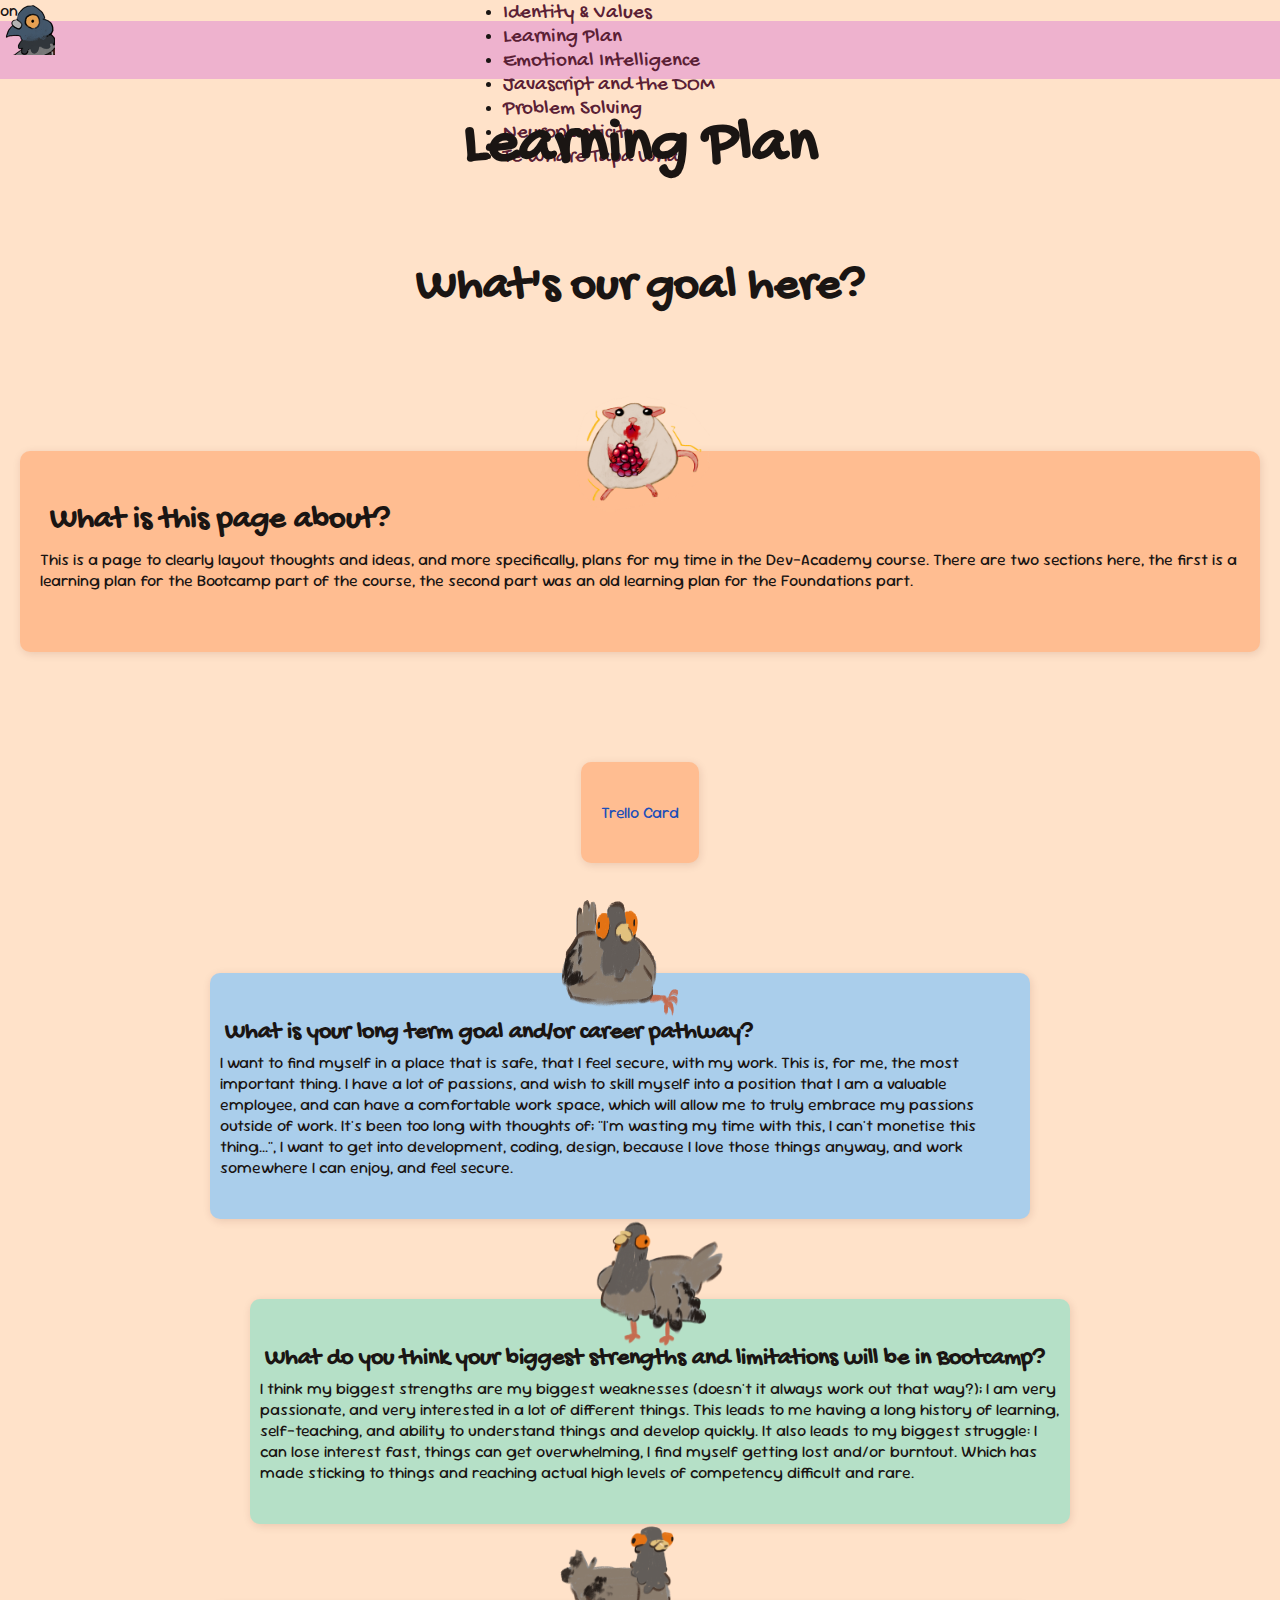
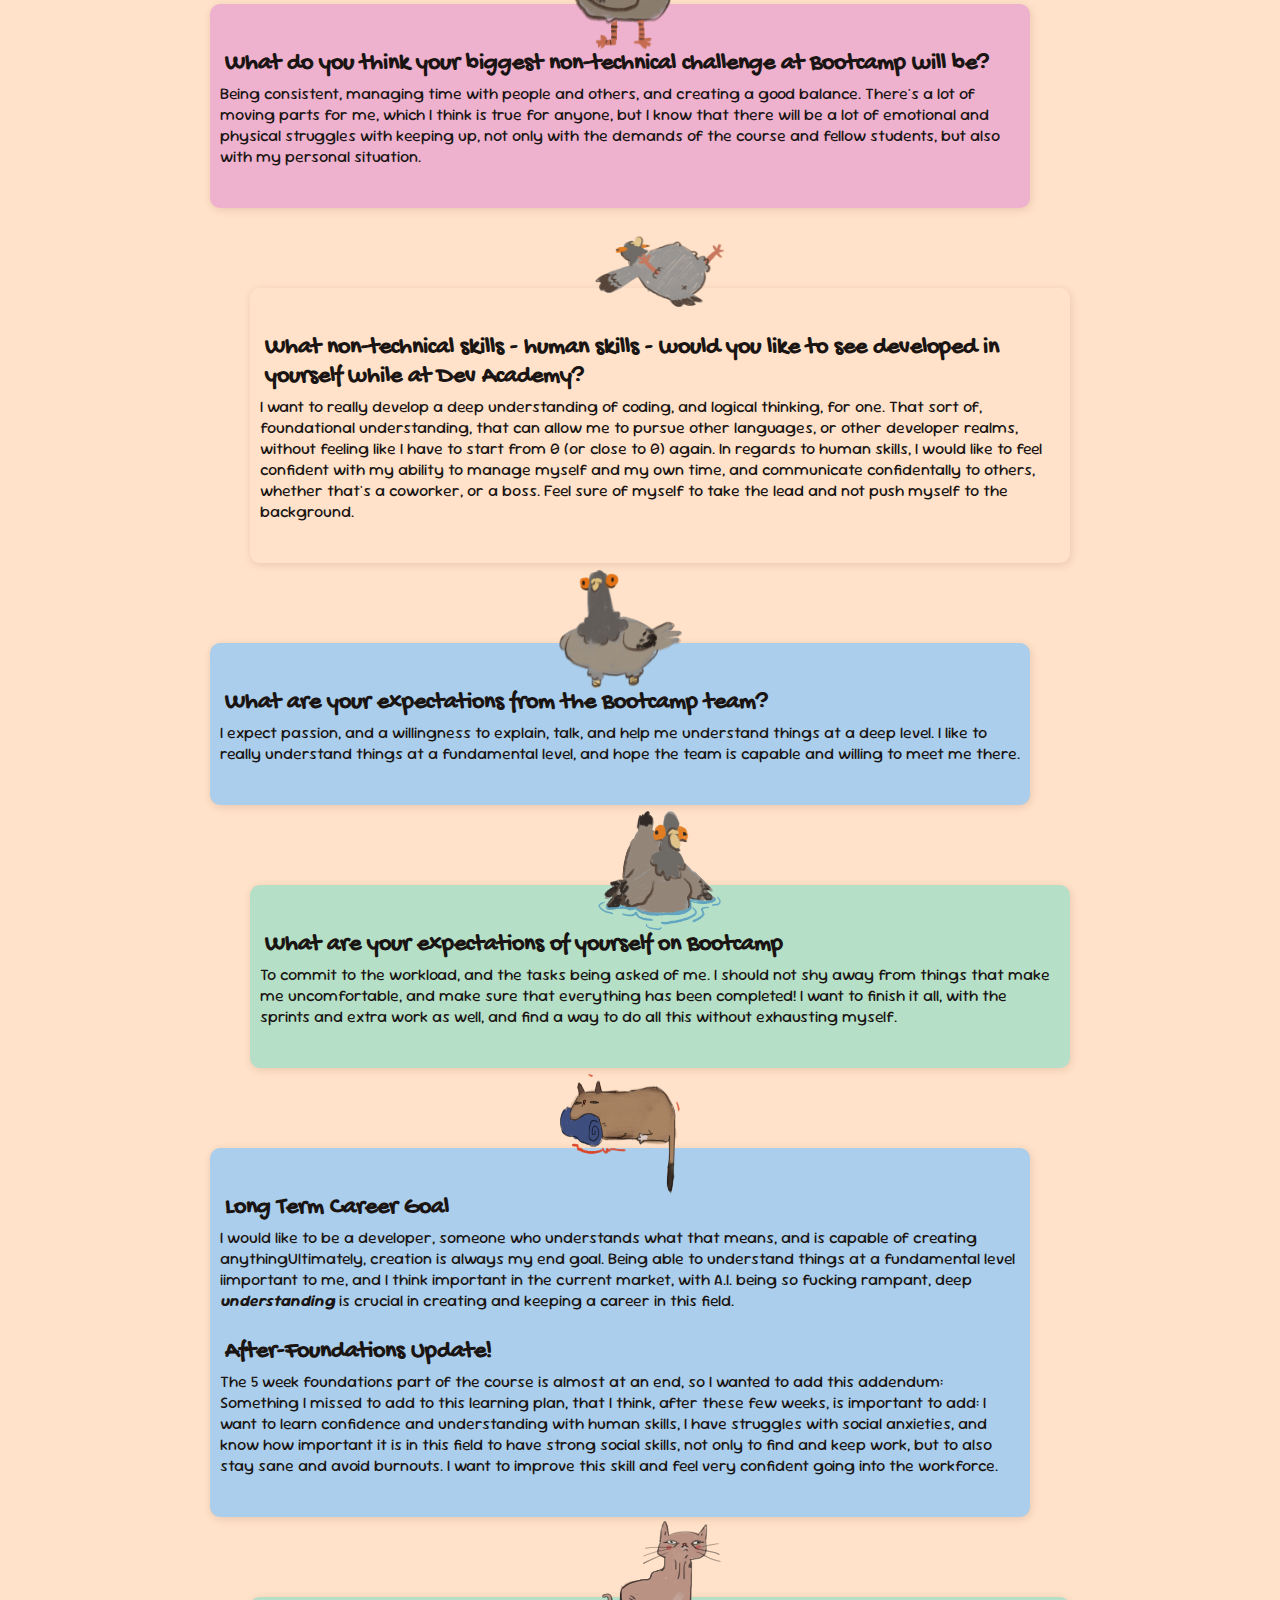
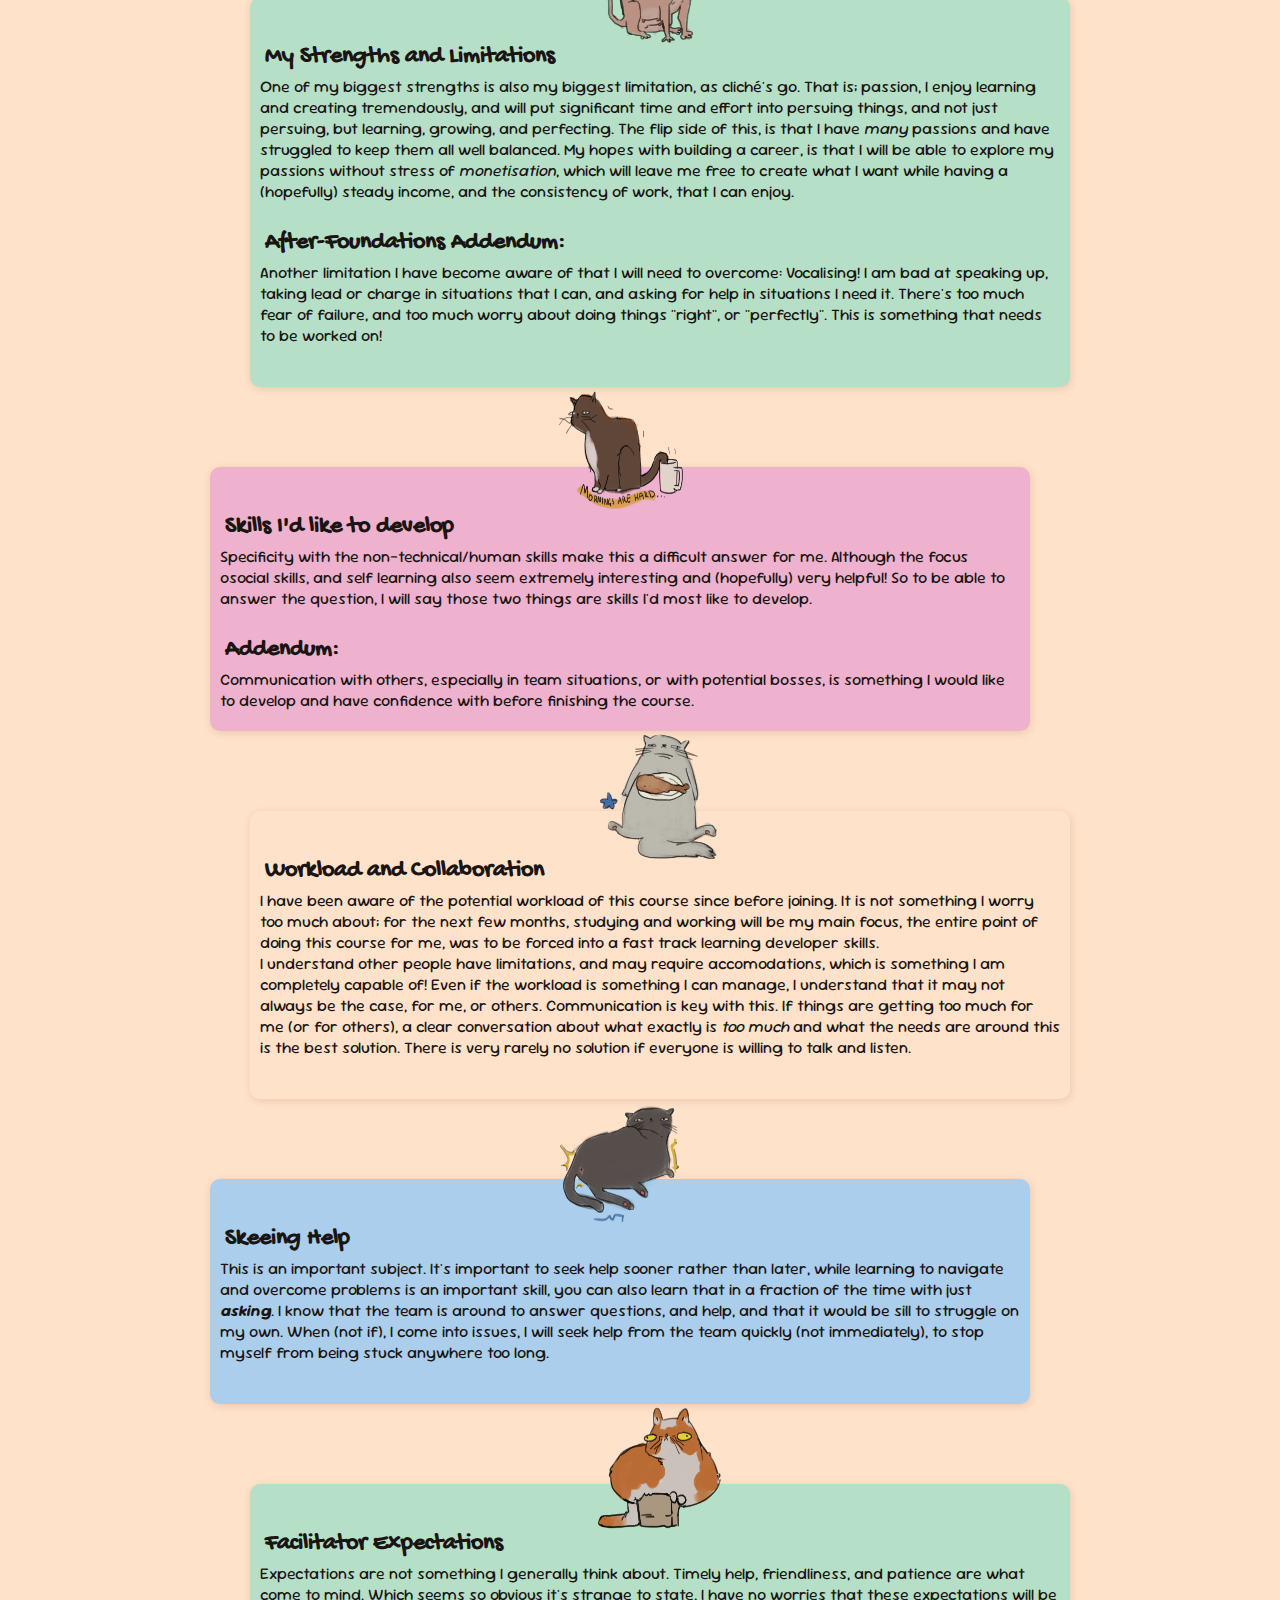
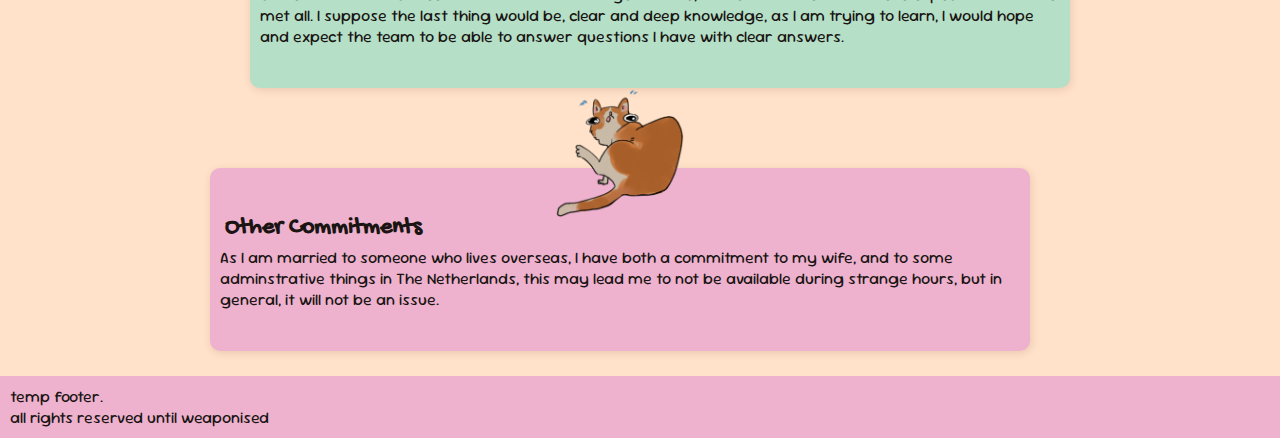
<file: blog/learning-plan.html>
on<!DOCTYPE html>
<html lang="en">
<head>
  <meta charset="UTF-8">
  <meta name="viewport" content="width=device-width, initial-scale=1.0">
  <link href="/styles/main.css" rel="stylesheet" type="text/css">
  <title>Learning Plans</title>
</head>
<body>
  <nav>
    <div>
      <a href="/index.html"><img src="/images/icon.png"/></a>
    </div>
    <div class="navbar-links">
      <a href="/index.html">Home</a>
      <div class="blog-posts">
        <button class="dropdown-button" id="navbar-button">Blogs</button>
        <!-- Generate links here using JS -->
        <ul class="dropdown-items dropdown" id="blogDropdown">
        </ul>  
      </div>
      <a href="#">About</a>
      <a href="#">Contact</a>
    </div>
  </nav>
  <header>
    <h1>Learning Plan</h1>
  </header>
  <div class="container">
    <div class="blog-title">
      <h2>What's our goal here?</h2>
    </div>
    <section class="technical-summary">
      <div class="technical-summary-img">
        <img class="rat-berry" src="/images/Rat_5_tp.png" alt="">
      </div>
      <h3>What is this page about?</h3>
      <p>
        This is a page to clearly layout thoughts and ideas, and more specifically, plans for my time in the Dev-Academy course. There are two sections here, the first is a learning plan for the Bootcamp part of the course, the second part was an old learning plan for the Foundations part. 
      </p><br>
    </section>
    <section class="technical-summary"><a href="https://trello.com/c/Miop5sMI/31-ths01-create-and-follow-a-self-directed-learning-plan-incorporating-wellbeing-oranga">Trello Card</a></section>
    <div class="blog-content">
      <section class="blog-item style-1">
        <div class="blog-item-img">
          <img class="pigeon_1" src="/images/PigeonSquare_01.png" alt="">
        </div>
        <h4>What is your long term goal and/or career pathway?</h4>
        <p>
          I want to find myself in a place that is safe, that I feel secure, with my work. This is, for me, the most important thing. I have a lot of passions, and wish to skill myself into a position that I am a valuable employee, and can have a comfortable work space, which will allow me to truly embrace my passions outside of work. It's been too long with thoughts of; "I'm wasting my time with this, I can't monetise this thing...", I want to get into development, coding, design, because I love those things anyway, and work somewhere I can enjoy, and feel secure.
        </p><br>
      </section>
      <section class="blog-item style-2">
        <div class="blog-item-img">
          <img class="pigeon_2" src="/images/PigeonSquare_02.png" alt="">
        </div>
        <h4>What do you think your biggest strengths and limitations will be in Bootcamp?</h4>
        <p>
          I think my biggest strengths are my biggest weaknesses (doesn't it always work out that way?); I am very passionate, and very interested in a lot of different things. This leads to me having a long history of learning, self-teaching, and ability to understand things and develop quickly. It also leads to my biggest struggle: I can lose interest fast, things can get overwhelming, I find myself getting lost and/or burntout. Which has made sticking to things and reaching actual high levels of competency difficult and rare. 
        </p><br>
      </section>
      <section class="blog-item style-3">
        <div class="blog-item-img">
          <img class="pigeon_4" src="/images/PigeonSquare_04.png" alt="">
        </div>
        <h4>What do you think your biggest non-technical challenge at Bootcamp will be?</h4>
        <p>
          Being consistent, managing time with people and others, and creating a good balance. There's a lot of moving parts for me, which I think is true for anyone, but I know that there will be a lot of emotional and physical struggles with keeping up, not only with the demands of the course and fellow students, but also with my personal situation. 
        </p><br>
      </section>
      <section class="blog-item style-4">
        <div class="blog-item-img">
          <img class="pigeon_5" src="/images/PigeonSquare_05.png" alt="">
        </div>
        <h4>What non-technical skills - human skills - would you like to see developed in yourself while at Dev Academy?</h4>
        <p>
          I want to really develop a deep understanding of coding, and logical thinking, for one. That sort of, foundational understanding, that can allow me to pursue other languages, or other developer realms, without feeling like I have to start from 0 (or close to 0) again. In regards to human skills, I would like to feel confident with my ability to manage myself and my own time, and communicate confidentally to others, whether that's a coworker, or a boss. Feel sure of myself to take the lead and not push myself to the background.
        </p><br>
      </section>
      <section class="blog-item style-1">
        <div class="blog-item-img">
          <img class="pigeon_6" src="/images/PigeonSquare_06.png" alt="">
        </div>
        <h4>What are your expectations from the Bootcamp team?</h4>
        <p>
          I expect passion, and a willingness to explain, talk, and help me understand things at a deep level. I like to really understand things at a fundamental level, and hope the team is capable and willing to meet me there.
        </p><br>
      </section>
      <section class="blog-item style-2">
        <div class="blog-item-img">
          <img class="pigeon_7" src="/images/PigeonSquare_07.png" alt="">
        </div>
        <h4>What are your expectations of yourself on Bootcamp</h4>
        <p>
          To commit to the workload, and the tasks being asked of me. I should not shy away from things that make me uncomfortable, and make sure that everything has been completed! I want to finish it all, with the sprints and extra work as well, and find a way to do all this without exhausting myself.
        </p><br>
      </section>
      <section class="blog-item style-1">
        <div class="blog-item-img">
          <img class="cat_1" src="/images/Cat_1.png" alt="">
        </div>
        <h4>Long Term Career Goal</h4>
        <p>
          I would like to be a developer, someone who understands what that means, and is capable of creating anythingUltimately, creation is always my end goal. Being able to understand things at a fundamental level iimportant to me, and I think important in the current market, with A.I. being so fucking rampant, deep <b><i>understanding</i></b> is crucial in creating and keeping a career in this field.
        </p><br>
        <h4>After-Foundations Update!</h4>
        <p>
          The 5 week foundations part of the course is almost at an end, so I wanted to add this addendum:
          <br>Something I missed to add to this learning plan, that I think, after these few weeks, is important to add: I want to learn confidence and understanding with human skills, I have struggles with social anxieties, and know how important it is in this field to have strong social skills, not only to find and keep work, but to also stay sane and avoid burnouts. I want to improve this skill and feel very confident going into the workforce.
        </p><br>
      </section>
      <section class="blog-item style-2">
        <div class="blog-item-img">
          <img class="cat_2" src="/images/Cat_2.png" alt="">
        </div>
        <h4>My Strengths and Limitations</h4>
        <p>
          One of my biggest strengths is also my biggest limitation, as cliché's go. That is; passion, I enjoy learning and creating tremendously, and will put significant time and effort into persuing things, and not just persuing, but learning, growing, and perfecting. The flip side of this, is that I have <i>many</i> passions and have struggled to keep them all well balanced. My hopes with building a career, is that I will be able to explore my passions without stress of <i>monetisation</i>, which will leave me free to create what I want while having a (hopefully) steady income, and the consistency of work, that I can enjoy. 
        </p><br>
        <h4>After-Foundations Addendum:</h4>
        <p>
          Another limitation I have become aware of that I will need to overcome: Vocalising! I am bad at speaking up, taking lead or charge in situations that I can, and asking for help in situations I need it. There's too much fear of failure, and too much worry about doing things "right", or "perfectly". This is something that needs to be worked on!
        </p><br>
      </section>
      <section class="blog-item style-3">
        <div class="blog-item-img">
          <img class="cat_3" src="/images/Cat_3.png" alt="">
        </div>
        <h4>Skills I'd like to develop</h4>
        <p>
          Specificity with the non-technical/human skills make this a difficult answer for me. Although the focus osocial skills, and self learning also seem extremely interesting and (hopefully) very helpful! So to be able to answer the question, I will say those two things are skills I'd most like to develop.
        </p><br>
        <h4>Addendum:</h4>
        <p>
          Communication with others, especially in team situations, or with potential bosses, is something I would like to develop and have confidence with before finishing the course.
        </p>
      </section>
      <section class="blog-item style-4">
        <div class="blog-item-img">
          <img class="cat_4" src="/images/Cat_4.png" alt="">
        </div>
        <h4>Workload and Collaboration</h4>
        <p>
          I have been aware of the potential workload of this course since before joining. It is not something I worry too much about; for the next few months, studying and working will be my main focus, the entire point of doing this course for me, was to be forced into a fast track learning developer skills.<br> I understand other people have limitations, and may require accomodations, which is something I am completely capable of! Even if the workload is something I can manage, I understand that it may not always be the case, for me, or others. Communication is key with this. If things are getting too much for me (or for others), a clear conversation about what exactly is <i>too much</i> and what the needs are around this is the best solution. There is very rarely no solution if everyone is willing to talk and listen.
        </p><br>
      </section>
      <section class="blog-item style-1">
        <div class="blog-item-img">
          <img class="cat_5" src="/images/Cat_5.png" alt="">
        </div>
        <h4>Skeeing Help</h4>
        <p>
          This is an important subject. It's important to seek help sooner rather than later, while learning to navigate and overcome problems is an important skill, you can also learn that in a fraction of the time with just <b><i>asking</i></b>. I know that the team is around to answer questions, and help, and that it would be sill to struggle on my own. When (not if), I come into issues, I will seek help from the team quickly (not immediately), to stop myself from being stuck anywhere too long.
        </p><br>
      </section>
      <section class="blog-item style-2">
        <div class="blog-item-img">
          <img class="cat_6" src="/images/Cat_6.png" alt="">
        </div>
        <h4>Facilitator Expectations</h4>
        <p>
          Expectations are not something I generally think about. Timely help, friendliness, and patience are what come to mind. Which seems so obvious it's strange to state, I have no worries that these expectations will be met all. I suppose the last thing would be, clear and deep knowledge, as I am trying to learn, I would hope and expect the team to be able to answer questions I have with clear answers.
        </p><br>
      </section>
      <section class="blog-item style-3">
        <div class="blog-item-img">
          <img class="cat_7" src="/images/Cat_7.png" alt="">
        </div>
        <h4>Other Commitments</h4>
        <p>
          As I am married to someone who lives overseas, I have both a commitment to my wife, and to some adminstrative things in The Netherlands, this may lead me to not be available during strange hours, but in general, it will not be an issue.
        </p><br>
      </section>
    </div>
  </div>
  <footer class="footer">
    temp footer. <br />
    all rights reserved until weaponised
  </footer>
  <script src="/js/navbar.js" type="text/javascript"></script>
</body>
</html>
</file>
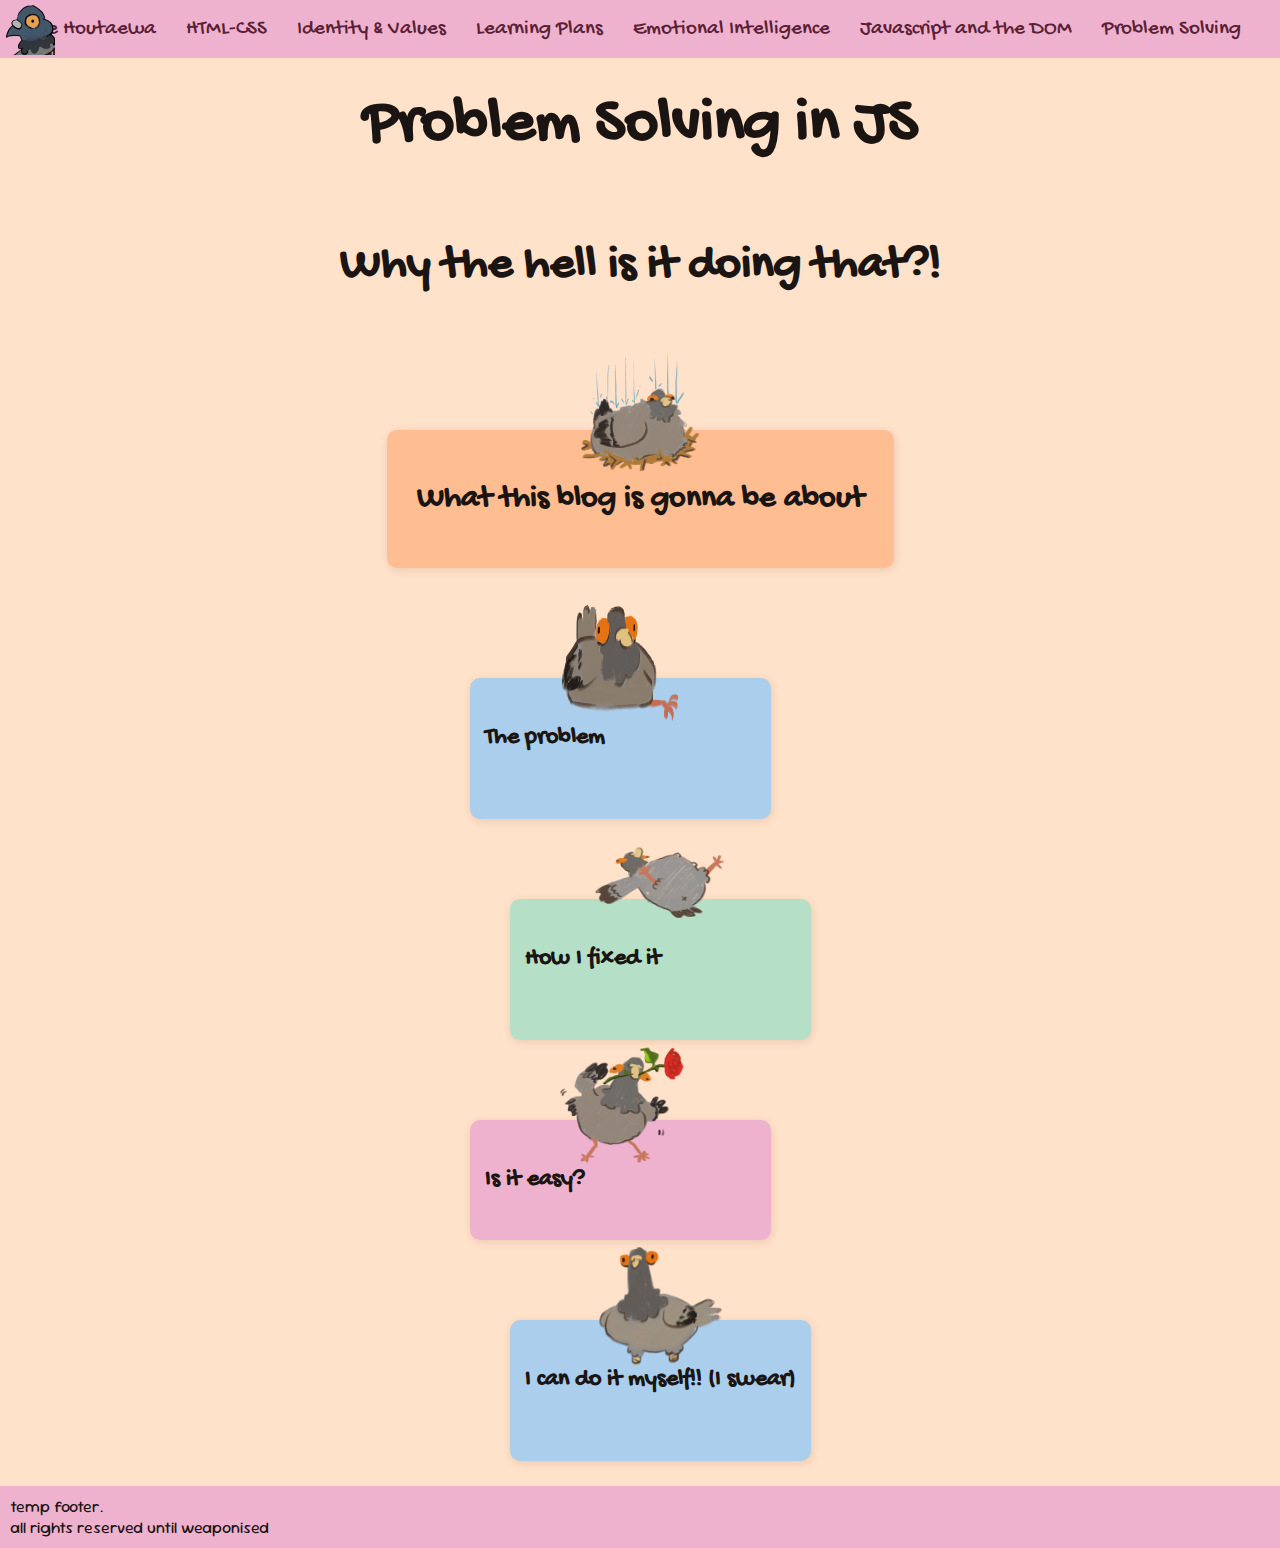
<file: blog/problem-solving.html>
<!DOCTYPE html>
<html lang="en">
<head>
  <meta charset="UTF-8">
  <meta name="viewport" content="width=device-width, initial-scale=1.0">
  <link rel="stylesheet" href="/styles/main.css" type="text/css" />
  <title>Problem Solving</title>
</head>
<body>
  <nav>
    <div>
      <!-- <img src="/images/icon.png"/> -->
      <a href="/index.html"><img src="/images/icon.png"/></a>
    </div>
    <div class="navbar-links">
      <a href="/blog/te-houtaewa-template.html">Te Houtaewa</a>
      <a href="/blog/html-css.html">HTML-CSS</a>
      <a href="/blog/identity-values.html">Identity & Values</a>
      <a href="/blog/learning-plan.html">Learning Plans</a>
      <a href="/blog/emotional-intelligence.html">Emotional Intelligence</a>
      <a href="/blog/javascript-dom.html">Javascript and the DOM</a>
      <a href="/blog/problem-solving.html">Problem Solving</a>
    </div>
    <!-- For phone -->
    <div class="navbar-responsive-dropdown" id="responsiveDropdown">
      <div class="navbar-dropdown-icon">
        <img src="/images/menu.png">
      </div>
      <ul class="dropdown-items">
        <li><a href="/blog/te-houtaewa-template.html">Te Houtaewa</a></li>
        <li><a href="/blog/html-css.html">HTML-CSS</a></li>
        <li><a href="/blog/identity-values.html">Identity & Values</a></li>
        <li><a href="/blog/learning-plan.html">Learning Plans</a></li>
        <li><a href="/blog/emotional-intelligence.html">Emotional Intelligence</a></li>
        <li><a href="/blog/javascript-dom.html">Javascript and the DOM</a></li>
        <li><a href="/blog/problem-solving.html">Problem Solving</a></li>
      </ul>
    </div>
  </nav>
  <header>
    <h1>Problem Solving in JS</h1>
  </header>
  <div class="container">
    <div class="blog-title">
      <h2>Why the hell is it doing that?!</h2>
    </div>
    <section class="technical-summary">
      <div class="technical-summary-img">
        <img class="raccoon_gorgeous" src="/images/PigeonSquare_09.png" alt="">
      </div>
      <h3>What this blog is gonna be about</h3>
      <p>
      </p>
    </section>
    <div class="blog-content">
      <section class="blog-item style-1">
        <div class="blog-item-img">
          <img class="pigeon_1" src="/images/PigeonSquare_01.png" alt="">
        </div>
        <h4>The problem</h4>
        <p>
        </p><br>
        <span class="technical-blurb-images">
        </span><br>
      </section>
      <section class="blog-item style-2">
        <div class="blog-item-img">
          <img class="pigeon_5" src="/images/PigeonSquare_05.png" alt="">
        </div>
        <h4>How I fixed it</h4>
        <p>
        </p><br>
        <span class="technical-blurb-images">
        </span><br>
      </section>
      <section class="blog-item style-3">
        <div class="blog-item-img">
          <img class="pigeon_10" src="/images/PigeonSquare_10.png" alt="">
        </div>
        <h4>Is it easy?</h4>
        <p>
        </p>        
        <span class="technical-blurb-images">
        </span><br>
      </section>
      <section class="blog-item style-1">
        <div class="blog-item-img">
          <img class="pigeon_6" src="/images/PigeonSquare_06.png" alt="">
        </div>
        <h4>I can do it myself!! (I swear)</h4>
        <p>
        </p><br>
        <span class="technical-blurb-images">
        </span><br>
      </section>
    </div>
  </div>
  <footer class="footer">
    temp footer. <br />
    all rights reserved until weaponised
  </footer>
  <script src="/js/cupcakes.js" type="text/javascript"></script>
</body>
</html>
</file>
<file: styles/main.css>
@import url('https://fonts.googleapis.com/css2?family=Gochi+Hand&family=Sour+Gummy:ital,wght@0,100..900;1,100..900&display=swap');

:root {
  font-family: 'Sour Gummy', sans-serif;
  color: var(--color-font);

  --color-font: #1a1513;
  --color-font-light: #333130;
  --color-font-link: #5a2035;
  --color-light-orange: #ffe2c9;
  --color-orange: #ffbd91;
  --color-light-pink: #eeb2ce;
  --color-pink: #ff93ab;
  --color-light-blue: #aaceeb;
  --color-blue: #5e9cee;
  --color-dark-blue: #1c4eb9;
  --color-light-green: #b5e0c7;
  --color-green: #64eb9c;

}

h1, h2, h3, h4 {
  font-family: "Gochi Hand";
}

h1 {
  font-size: 4rem;
  margin: 30px;
}

h2 {
  font-size: 3rem;
  margin: 15px;
}

h3 {
  font-size: 2rem;
  margin: 10px;
}

h4 {
  font-size: 1.5rem;
  margin: 5px;
}

/* Navbar */
nav {
  display: flex;
  flex-direction: row;
  justify-content: center;
  align-items: center;
  background-color: var(--color-light-pink);
  padding: 5px;
  height: 48px;
}

nav img {
  position: absolute;
  width: 50px;
  left: 5px;
  top: 5px;
  /* padding: -30px; */

}

.navbar-links {
  display: flex;
  flex-direction: row;
  gap: 30px;
}

a {
  text-decoration: none;
  color: var(--color-dark-blue);
}

nav a {
  text-decoration: none;
  font-family: "Gochi Hand";
  color: var(--color-font-link);
  font-size: 1.3rem;

  /* background-color: var(--color-pink);
  border-radius: 10px;
  padding: 5px 10px 5px 10px; */
}

nav a:hover {
  color: var(--color-pink);
}


/*  */
header {
  text-align: center;
}

body {
  background-color: var(--color-light-orange);
  display: flex;
  flex-direction: column;
  min-height: 100vh;
  padding: 0px;
  margin: 0px;
}

main {
  flex-grow: 1;
}

footer {
  flex-shrink: 1;
  background-color: var(--color-light-pink);
  padding: 10px;
}

p {
  padding: 0px;
  margin: 0px;
}

section {
  box-shadow: 1px 2px 8px 0px #57190020;
}

/* Specific Changes */

.container {
  display: flex;
  flex-direction: column;
  justify-content: center;
  align-items: center;
  gap: 30px;
}

/* Blurb */
.blurb-container {
  display: flex;
  flex-direction: column;
  justify-content: center;
  align-items: center;
  margin: 20px 20px 60px 20px;
  max-width: 1400px;
}

.blurb-header {
  padding: 0px;
  margin: 0px;
}

.blurb-content {
  background-color: var(--color-orange);
  border-radius: 10px;
  padding: 10px;
  margin: 0px;
}

.blurb-container ul {
  display: grid;
  grid-template-columns: auto auto;
}

/* Blog */
.blog-container {
  display: flex;
  flex-direction: column;
  margin: 20px;
  max-width: 1200px;
  text-decoration: none;
  color: #302923;
  transition: all .1s ease-in-out;
}

.blog-container:hover {
  cursor: pointer;
  scale: 1.03;
  transition: all .1s ease-in-out;
}

.blog-header {
  display: flex;
  flex-direction: row;
  justify-content: space-between;
  align-items: baseline;
}

.blog-date,
.blog-title {
  padding: 0px;
  margin: 0px;
}

.blog-content {
  border-radius: 10px;
  padding: 20px 15px 25px 15px;
  margin: 0px;
}

/* Technical CSS HTML */

.blog-title,
.technical-title {
  display: flex;
  flex-direction: column;
  justify-content: center;
  align-items: center;
  text-align: center;
  margin: 30px 30px 70px 30px;
}

.blog-summary,
.technical-summary {
  background-color: var(--color-orange);
  border-radius: 10px;
  padding: 40px 20px 40px 20px;
  margin: 20px 20px 60px 20px;
  max-width: 1200px;
}

.blog-summary-img,
.technical-summary-img {
  display: flex;
  justify-content: center;
  height: 0px;
}

.blog-summary img,
.technical-summary img {
  position: relative;
  justify-content: center;
  align-items: center;
  text-align: center;
  height: 130px;
  width: 130px;
  bottom: 120px;
}

.technical-content {
  display: flex;
  flex-direction: column;
  padding-left: 30px;
  padding-right: 30px;
  gap: 30px;
}

.blog-container:nth-child(odd),
.technical-content section:nth-child(odd) {
  position: relative;
  right: 20px;
}

.blog-container:nth-child(even),
.technical-content section:nth-child(even) {
  position: relative;
  left: 20px;
}

.technical-blurb {
  background-color: var(--color-orange);
  border-radius: 10px;
  padding: 10px 10px 20px 10px;
  max-width: 800px;
}

.technical-blurb-images {
  display: flex;
  flex-direction: row;
  justify-content: center;
  align-items: center;
  flex-wrap: wrap;
}

.technical-blurb img {
  outline: 2px solid var(--color-font);
  border-radius: 5px;
  margin: 1rem;
  height: auto;
  max-width: 100%;
}

.blog-links,
.technical-links {
  background-color: var(--color-light-green);
  display: flex;
  flex-direction: column;
  justify-content: center;
  align-items: center;
  border-radius: 10px;
  padding: 30px;
  margin: 30px;
}

.blog-links ul,
.technical-links ul {
  display: flex;
  flex-direction: row;
  flex-wrap: wrap;
  max-width: 600px;
  gap: 30px;
}

/* Blog Generic */

.blog-content {
  display: flex;
  flex-direction: column;
  padding-left: 30px;
  padding-right: 30px;
  gap: 80px;
}

.blog-content section:nth-child(odd) {
  position: relative;
  right: 20px;
}

.blog-content section:nth-child(even) {
  position: relative;
  left: 20px;
}

.blog-item {
  background-color: var(--color-orange);
  border-radius: 10px;
  padding: 40px 10px 20px 10px;
  max-width: 800px;
}

.blog-item-images {
  display: flex;
  flex-direction: row;
  justify-content: center;
  align-items: center;
  flex-wrap: wrap;
}

.blog-item-img {
  display: flex;
  justify-content: center;
  height: 0px;
}

.blog-item img {
  position: relative;
  justify-content: center;
  align-items: center;
  text-align: center;
  height: 130px;
  width: 130px;
  bottom: 120px;
}

.style-1 {
  background-color: var(--color-light-blue);
}

.style-2 {
  background-color: var(--color-light-green);
}

.style-3 {
  background-color: var(--color-light-pink);
}

.style-4 {
  background-color: var(--color-light-orange);
}

/* Image variations */
.rats-peas {
  height: 120px !important;
  width: 240px !important;
}

.rat-grass {
  height: 130px !important;
  width: 220px !important;
}

.rat-nap {
  bottom: 110px !important;
}

.rat-berry {
  bottom: 110px !important;
  height: 140px !important;
  width: 140px !important;
}

/* widescreen displays */
@media only screen and (min-width: 920px) {
  .navbar-responsive-dropdown {
    display: none;
  }
}
  
/* tablets */
@media only screen and (max-width: 919px) {
  .navbar-responsive-dropdown {
    display: none;
  }
}
  
/* phones */
@media only screen and (max-width: 450px) {
  .technical-summary img {
    bottom: 100px;
  }
  nav {
    display: flex;
    flex-direction: row;
    justify-content: space-between;
    align-items: center;
  }
  .navbar-dropdown-icon img {
    
    position: relative;
    width: 40px;
    left: -10px;
    /* top: 10px; */
  }
  .navbar-responsive-dropdown {
    display: flex;
    flex-direction: column;
    justify-content: center;
    align-items: center;
  }
  .navbar-responsive-dropdown ul {
    display: none;
  }
  .navbar-links {
    display: none;
  }
}
</file>
